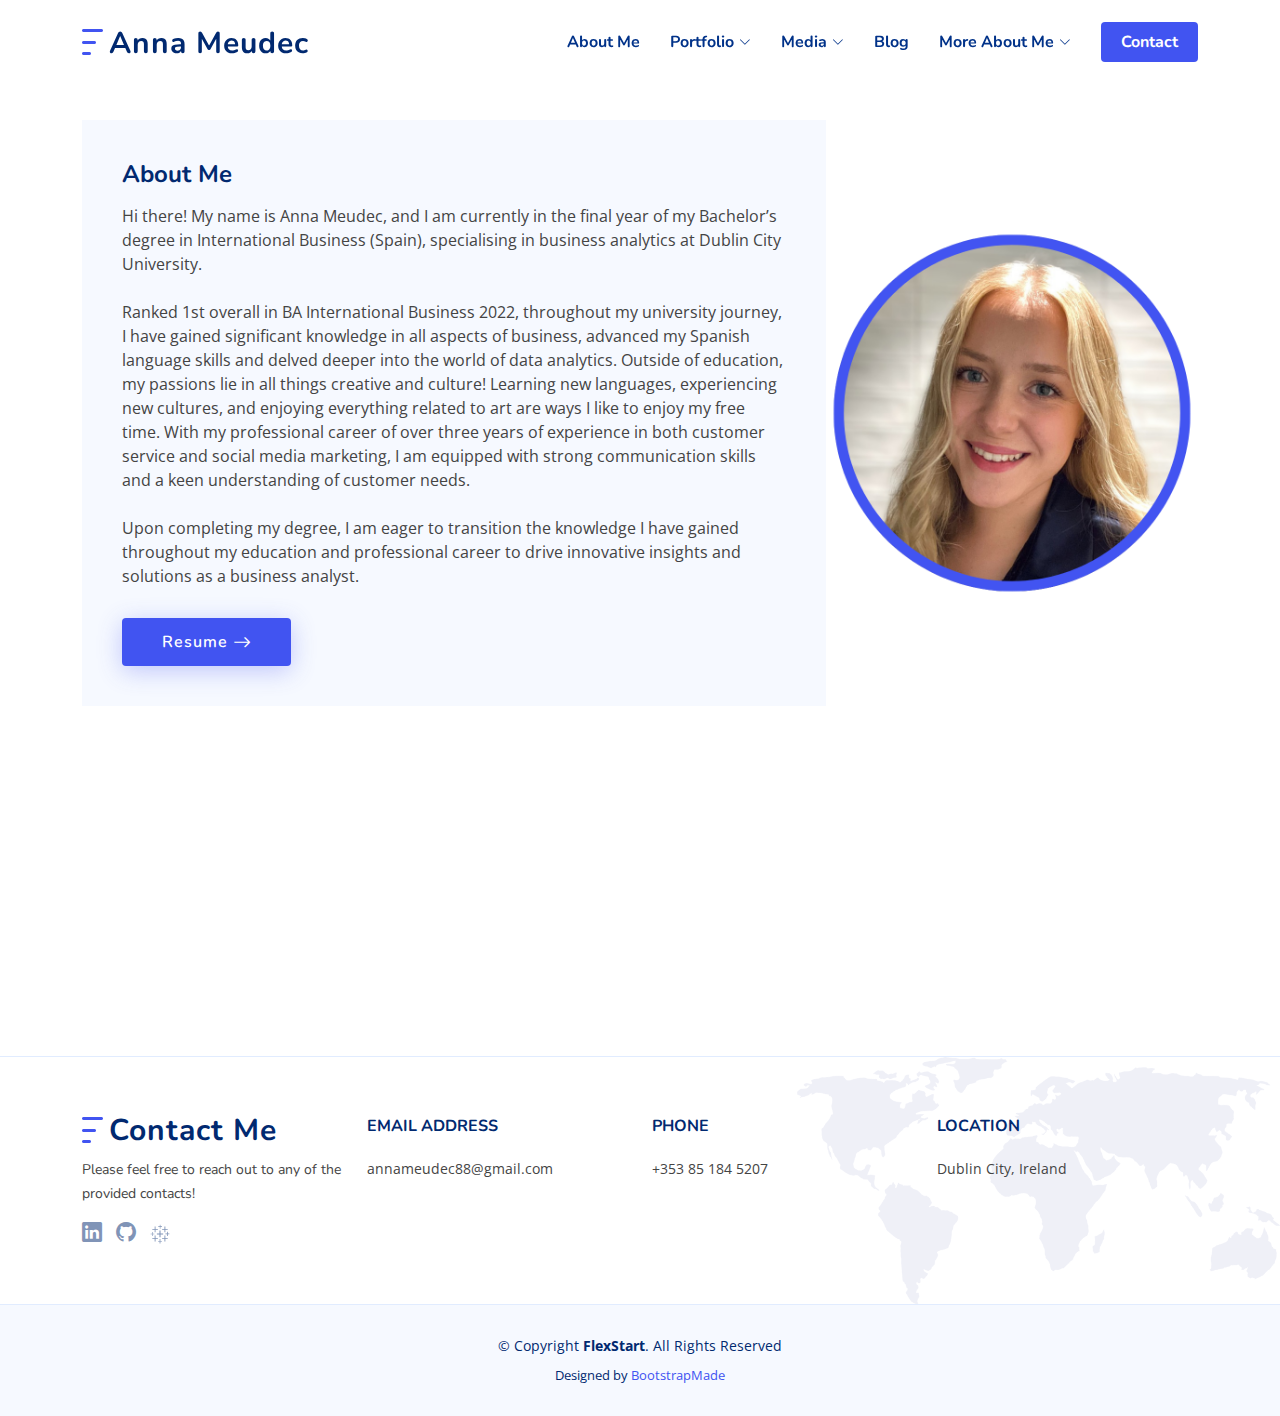
<file: index.html>
<!DOCTYPE html>
<html lang="en">

<head>
  <meta charset="utf-8">
  <meta content="width=device-width, initial-scale=1.0" name="viewport">

  <title>Anna Meudec Portfolio - Home</title>
  <meta content="" name="description">
  <meta content="" name="keywords">

  <!-- Favicons -->
  <link href="images/favicon/Favicon (32 x 32 px).png" rel="icon">
  <link href="images/favicon/Favicon (180 x 180 px).png" rel="apple-touch-icon">

  <!-- Google Fonts -->
  <link href="https://fonts.googleapis.com/css?family=Open+Sans:300,300i,400,400i,600,600i,700,700i|Nunito:300,300i,400,400i,600,600i,700,700i|Poppins:300,300i,400,400i,500,500i,600,600i,700,700i" rel="stylesheet">

  <!-- Vendor CSS Files -->
  <link href="assets/vendor/aos/aos.css" rel="stylesheet">
  <link href="assets/vendor/bootstrap/css/bootstrap.min.css" rel="stylesheet">
  <link href="assets/vendor/bootstrap-icons/bootstrap-icons.css" rel="stylesheet">
  <link href="assets/vendor/glightbox/css/glightbox.min.css" rel="stylesheet">
  <link href="assets/vendor/remixicon/remixicon.css" rel="stylesheet">
  <link href="assets/vendor/swiper/swiper-bundle.min.css" rel="stylesheet">

  <!-- Template Main CSS File -->
  <link href="assets/css/style.css" rel="stylesheet">

  <!-- =======================================================
  * Template Name: FlexStart
  * Template URL: https://bootstrapmade.com/flexstart-bootstrap-startup-template/
  * Updated: Mar 17 2024 with Bootstrap v5.3.3
  * Author: BootstrapMade.com
  * License: https://bootstrapmade.com/license/
  ======================================================== -->
</head>

<body>

  <!-- ======= Header ======= -->
  <header id="header" class="header fixed-top">
    <div class="container-fluid container-xl d-flex align-items-center justify-content-between">

      <a href="index.html" class="logo d-flex align-items-center">
        <img src="assets/img/logo.png" alt="">
        <span>Anna Meudec</span>
      </a>

      <nav id="navbar" class="navbar">
        <ul>
          <li><a class="nav-link" href="#about">About Me</a></li>
          <li class="dropdown"><a href="#"><span>Portfolio</span> <i class="bi bi-chevron-down"></i></a>
            <ul>
              <li><a href="portfolio/airbnb-listings.html">Airbnb Listings Analysis</a></li>
              <li><a href="portfolio/airbnb-ml.html">Unsupervised ML for Airbnb</a></li>
              <li><a href="portfolio/netflix.html">Netflix TV Shows & Movies Analysis</a></li>
              <li><a href="portfolio/our-personal-data.html">Our Personal Data</a></li>
              <li><a href="portfolio/role-business-analytics.html">The Role of Business Analytics</a></li>
              <li><a href="portfolio/stats-regression.html">Statistical Tests & Linear Regression</a></li>
              <li><a href="portfolio/descriptive-stats.html">Descriptive Statistics</a></li>
            </ul>
          </li>
          <li class="dropdown"><a href="#"><span>Media</span> <i class="bi bi-chevron-down"></i></a>
            <ul>
              <li><a href="media/videos.html">Videos</a></li>
              <li><a href="media/links.html">Links</a></li>
              <li><a href="media/audio.html">Audio</a></li>
            </ul>
          </li>
          <li><a class="nav-link scrollto" href="blog.html">Blog</a></li>
          <li class="dropdown"><a href="#"><span>More About Me</span> <i class="bi bi-chevron-down"></i></a>
            <ul>
              <li><a href="hobbies.html">Hobbies</a></li>
              <li><a href="certifications.html">Certifications</a></li>
            </ul>
          </li>
          <li><a class="getstarted scrollto" href="#contact">Contact</a></li>
        </ul>
        <i class="bi bi-list mobile-nav-toggle"></i>
      </nav><!-- .navbar -->

    </div>
  </header><!-- End Header -->

  <main id="main">

    <!-- ======= About Section ======= -->
    <section id="about" class="about" style="margin-top: 60px;">

      <div class="container" data-aos="fade-up">
        <div class="row gx-0">

          <div class="col-lg-8 d-flex flex-column justify-content-center" data-aos="fade-up" data-aos-delay="200">
            <div class="content">
              <h2>About Me</h2>
              <p>
                Hi there! My name is Anna Meudec, and I am currently in the final year of my Bachelor’s degree in International Business (Spain), specialising in business analytics at Dublin City University.<br><br>
                Ranked 1st overall in BA International Business 2022, throughout my university journey, I have gained significant knowledge in all aspects of business, advanced my Spanish language skills and delved deeper 
                into the world of data analytics. Outside of education, my passions lie in all things creative and culture! Learning new languages, experiencing new cultures, and enjoying everything related to art are 
                ways I like to enjoy my free time. With my professional career of over three years of experience in both customer service and social media marketing, I am equipped with strong communication skills and a 
                keen understanding of customer needs.<br><br>Upon completing my degree, I am eager to transition the knowledge I have gained throughout my education and professional career to drive innovative insights and 
                solutions as a business analyst.
              </p>
              <div class="text-center text-lg-start">
                <a target="_blank" href="cv/Anna Meudec Resume.pdf" class="btn-read-more d-inline-flex align-items-center justify-content-center align-self-center">
                  <span>Resume</span>
                  <i class="bi bi-arrow-right"></i>
                </a>
              </div>
            </div>
          </div>

          <!-- <div class="col-lg-2">
          </div> -->

          <div class="col-lg-4 d-flex align-items-center" data-aos="zoom-out" data-aos-delay="200">
            <img src="images/about-me-border.png" class="img-fluid" alt="" style="max-width: 100%; height: auto;">
          </div>

        </div>
      </div>

    </section><!-- End About Section -->

    <!-- ======= Clients Section ======= -->
    <section id="clients" class="clients">

      <div class="container" data-aos="fade-up">

        <header class="section-header">
          <h2>Technical Skills</h2>
        </header>

        <div class="clients-slider swiper">
          <div class="swiper-wrapper align-items-center">
            <div class="swiper-slide"><img src="images/skills/1.png" class="img-fluid" alt=""></div>
            <div class="swiper-slide"><img src="images/skills/2.png" class="img-fluid" alt=""></div>
            <div class="swiper-slide"><img src="images/skills/3.png" class="img-fluid" alt=""></div>
            <div class="swiper-slide"><img src="images/skills/4.png" class="img-fluid" alt=""></div>
            <div class="swiper-slide"><img src="images/skills/5.png" class="img-fluid" alt=""></div>
            <div class="swiper-slide"><img src="images/skills/6.png" class="img-fluid" alt=""></div>
            <div class="swiper-slide"><img src="images/skills/7.png" class="img-fluid" alt=""></div>
            <div class="swiper-slide"><img src="images/skills/git.png" class="img-fluid" alt=""></div>
          </div>
          <div class="swiper-pagination"></div>
        </div>
      </div>

    </section><!-- End Clients Section -->

  </main><!-- End #main -->

  <!-- ======= Footer ======= -->
  <footer id="footer" class="footer">

    <div section id="contact" class="footer-top">
      <div class="container">
        <div class="row gy-4">
          <div class="col-lg-3 col-md-6 col-sm-12 footer-info">
            <a href="index.html" class="logo d-flex align-items-center">
              <img src="assets/img/logo.png" alt="">
              <span>Contact Me</span>
            </a>
            <p>Please feel free to reach out to any of the provided contacts!</p>
            <div class="social-links mt-3">
              <a target=”_blank” href="https://www.linkedin.com/in/anna-meudec-8b8215268/" class="linkedin"><i class="bi bi-linkedin"></i></a>
              <a target=”_blank” href="https://github.com/annameudec" class="github"><i class="bi bi-github"></i></a>
              <a target=”_blank” href="https://public.tableau.com/app/profile/anna.meudec/vizzes" class="cib-tableau">
                <svg xmlns="http://www.w3.org/2000/svg" width="1em" height="1em" viewBox="0 0 512 512"><path fill="currentColor" d="M242.69 340.3h26.62v-72.6h67v-25.82h-67v-72.6h-26.62v72.6h-66.15v25.82h66.15ZM119.26 445.18h22.59v-64.54h59.7v-20.17h-59.7v-65.34h-22.59v65.34h-59.7v20.17h59.7ZM370.15 212h22.59v-64.5h60.5v-19.37h-60.5V62.79h-22.59v65.34h-59.7v19.37h59.7ZM246.72 496h19.36v-46h41.15v-16.92h-41.15v-46h-19.36v46h-40.33V450h40.33ZM120.07 212h21v-65.31h60.51v-18.56H141V62.79h-21v65.34H59.56v18.56h60.51Zm315.65 96.84h19.36v-45.18H496v-17.74h-40.92v-45.18h-19.36v45.18h-40.33v17.74h40.33Z"/><path fill="currentColor" fill-rule="evenodd" d="M370.15 445.18h22.59v-64.54h60.5v-20.17h-60.5v-65.34h-22.59v65.34h-59.7v20.17h59.7Z"/><path fill="currentColor" d="M307 74.08V60.37h-40.34V16h-14.52v44.37h-40.33v13.71h40.33v44.37h14.52V74.08ZM56.11 305.61h14.52v-44.37H111v-13.71H70.63V204H56.11v43.56H16v14.52l40.11-.08Z"/></svg>
              </a>
            </div>
          </div>

          <div class="col-lg-3 col-md-6 col-sm-12 footer-contact text-center text-md-start">
            <h4>Email Address</h4>
            <p>annameudec88@gmail.com</p>
          </div>

          <div class="col-lg-3 col-md-6 col-sm-12 footer-contact text-center text-md-start">
            <h4>Phone</h4>
            <p>+353 85 184 5207</p>
          </div>

          <div class="col-lg-3 col-md-6 col-sm-12 footer-contact text-center text-md-start">
            <h4>Location</h4>
            <p>Dublin City, Ireland</p>
          </div>

        </div>
      </div>
    </div>

    <div class="container">
      <div class="copyright">
        &copy; Copyright <strong><span>FlexStart</span></strong>. All Rights Reserved
      </div>
      <div class="credits">
        <!-- All the links in the footer should remain intact. -->
        <!-- You can delete the links only if you purchased the pro version. -->
        <!-- Licensing information: https://bootstrapmade.com/license/ -->
        <!-- Purchase the pro version with working PHP/AJAX contact form: https://bootstrapmade.com/flexstart-bootstrap-startup-template/ -->
        Designed by <a href="https://bootstrapmade.com/">BootstrapMade</a>
      </div>
    </div>
  </footer><!-- End Footer -->

  <a href="#" class="back-to-top d-flex align-items-center justify-content-center"><i class="bi bi-arrow-up-short"></i></a>

  <!-- Vendor JS Files -->
  <script src="assets/vendor/purecounter/purecounter_vanilla.js"></script>
  <script src="assets/vendor/aos/aos.js"></script>
  <script src="assets/vendor/bootstrap/js/bootstrap.bundle.min.js"></script>
  <script src="assets/vendor/glightbox/js/glightbox.min.js"></script>
  <script src="assets/vendor/isotope-layout/isotope.pkgd.min.js"></script>
  <script src="assets/vendor/swiper/swiper-bundle.min.js"></script>
  <script src="assets/vendor/php-email-form/validate.js"></script>

  <!-- Template Main JS File -->
  <script src="assets/js/main.js"></script>

</body>

</html>
</file>
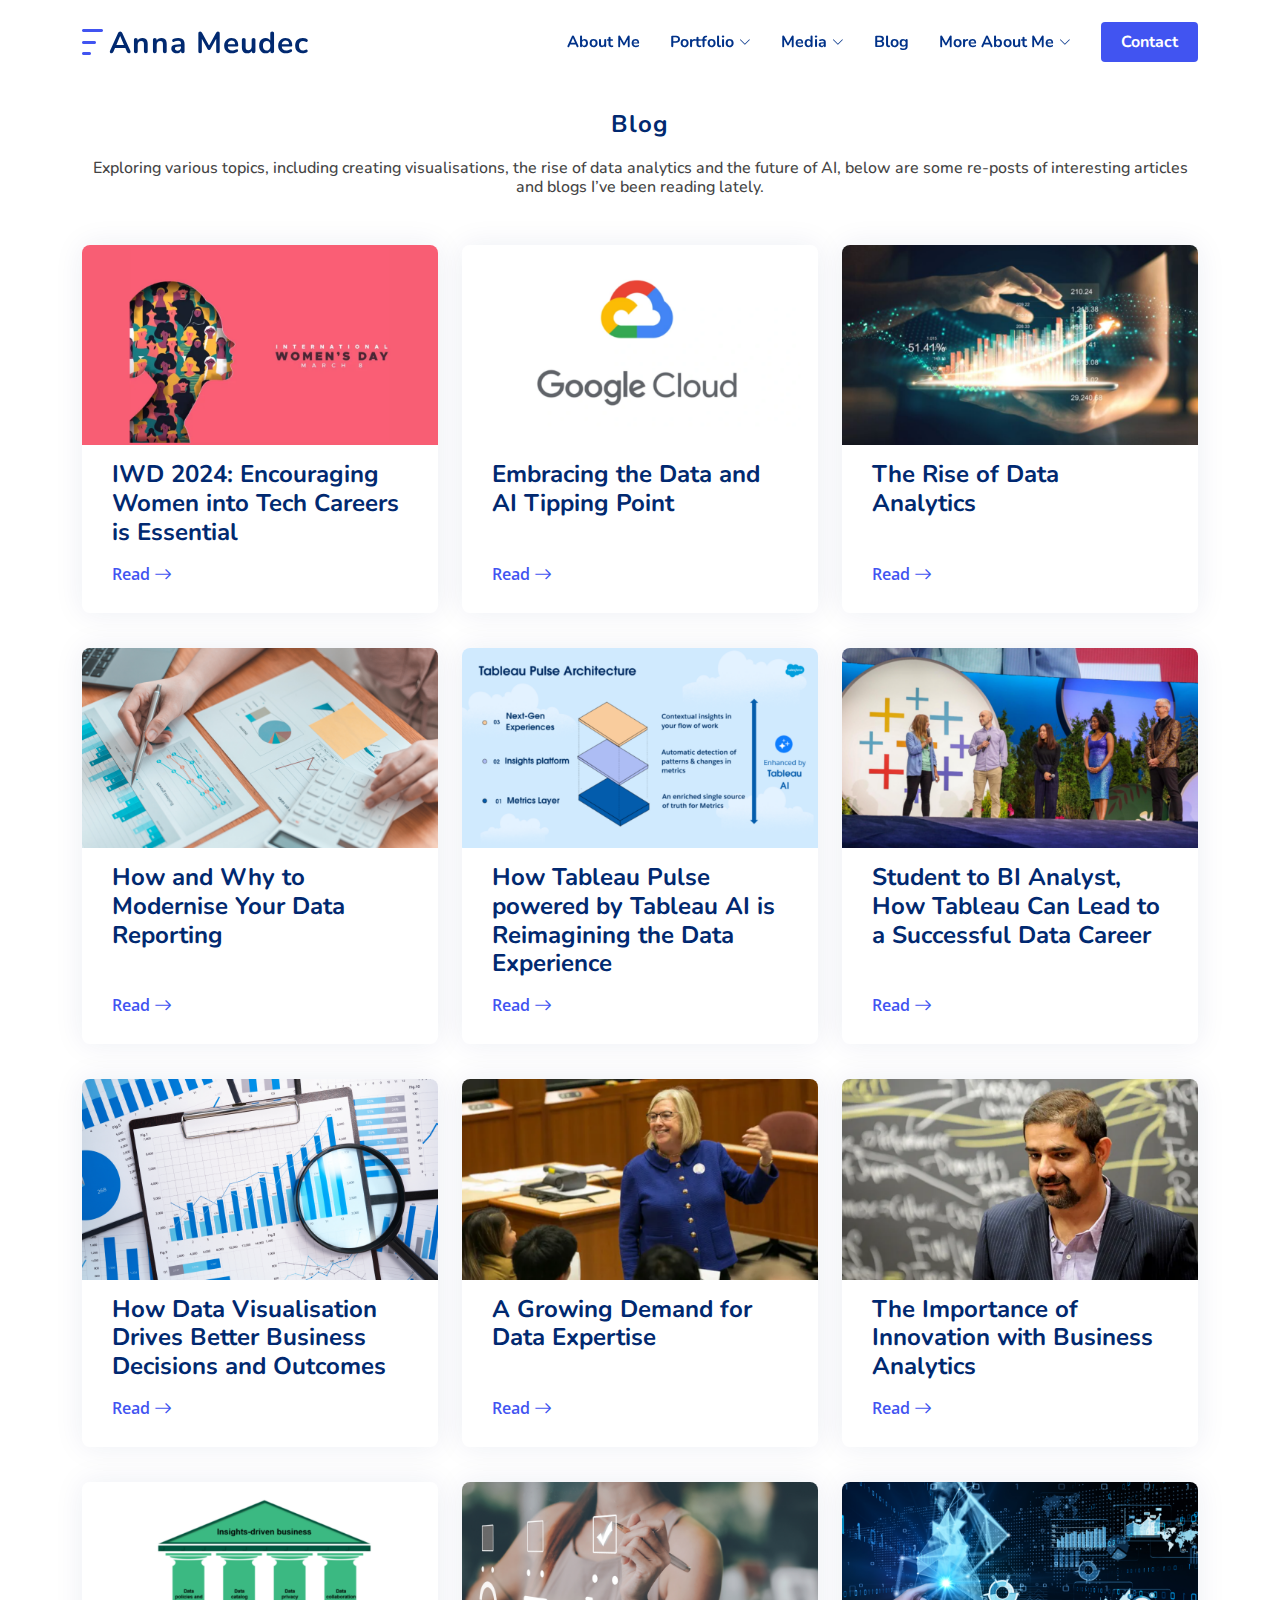
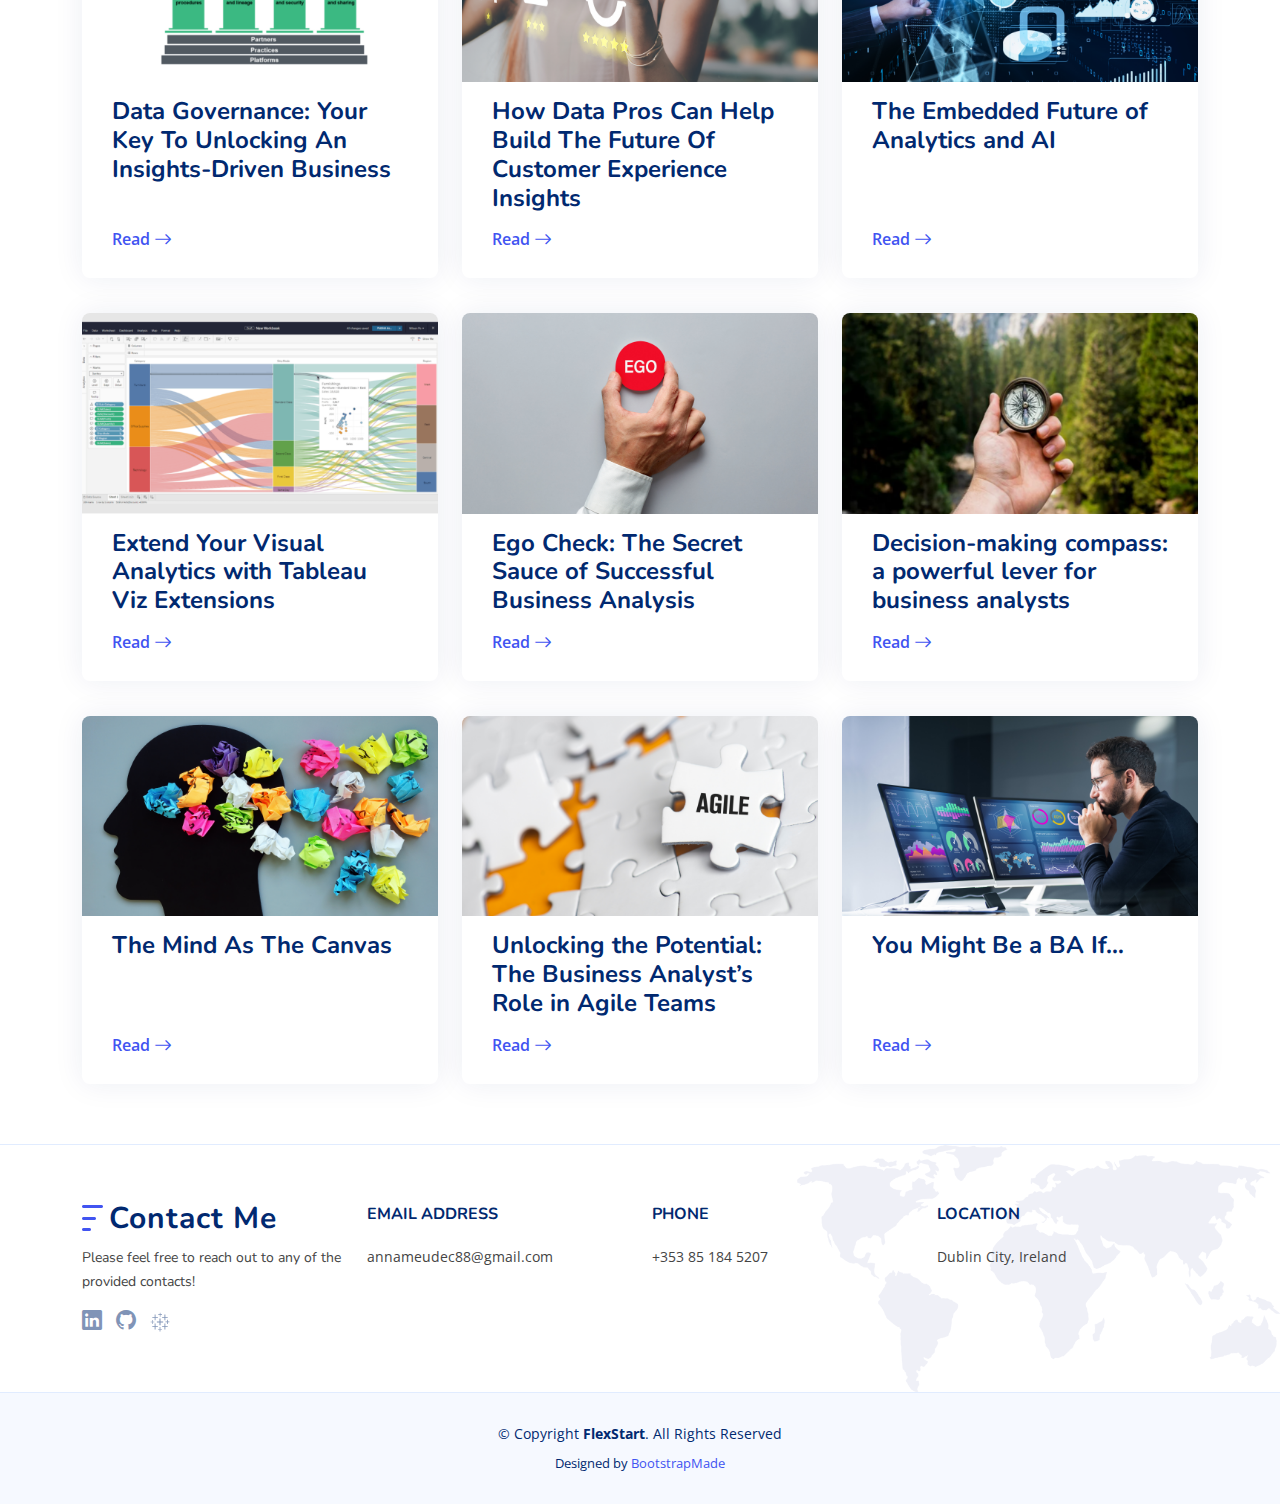
<file: blog.html>
<!DOCTYPE html>
<html lang="en">

<head>
  <meta charset="utf-8">
  <meta content="width=device-width, initial-scale=1.0" name="viewport">

  <title>Anna Meudec Portfolio - Blog</title>
  <meta content="" name="description">
  <meta content="" name="keywords">

  <!-- Favicons -->
  <link href="images/favicon/Favicon (32 x 32 px).png" rel="icon">
  <link href="images/favicon/Favicon (180 x 180 px).png" rel="apple-touch-icon">

  <!-- Google Fonts -->
  <link href="https://fonts.googleapis.com/css?family=Open+Sans:300,300i,400,400i,600,600i,700,700i|Nunito:300,300i,400,400i,600,600i,700,700i|Poppins:300,300i,400,400i,500,500i,600,600i,700,700i" rel="stylesheet">

  <!-- Vendor CSS Files -->
  <link href="assets/vendor/aos/aos.css" rel="stylesheet">
  <link href="assets/vendor/bootstrap/css/bootstrap.min.css" rel="stylesheet">
  <link href="assets/vendor/bootstrap-icons/bootstrap-icons.css" rel="stylesheet">
  <link href="assets/vendor/glightbox/css/glightbox.min.css" rel="stylesheet">
  <link href="assets/vendor/remixicon/remixicon.css" rel="stylesheet">
  <link href="assets/vendor/swiper/swiper-bundle.min.css" rel="stylesheet">

  <!-- Template Main CSS File -->
  <link href="assets/css/style.css" rel="stylesheet">

  <!-- =======================================================
  * Template Name: FlexStart
  * Template URL: https://bootstrapmade.com/flexstart-bootstrap-startup-template/
  * Updated: Mar 17 2024 with Bootstrap v5.3.3
  * Author: BootstrapMade.com
  * License: https://bootstrapmade.com/license/
  ======================================================== -->
</head>

<body>

  <!-- ======= Header ======= -->
  <header id="header" class="header fixed-top">
    <div class="container-fluid container-xl d-flex align-items-center justify-content-between">

      <a href="index.html" class="logo d-flex align-items-center">
        <img src="assets/img/logo.png" alt="">
        <span>Anna Meudec</span>
      </a>

      <nav id="navbar" class="navbar">
        <ul>
          <li><a class="nav-link scrollto" href="#about">About Me</a></li>
          <li class="dropdown"><a href="#"><span>Portfolio</span> <i class="bi bi-chevron-down"></i></a>
            <ul>
              <li><a href="portfolio/airbnb-listings.html">Airbnb Listings Analysis</a></li>
              <li><a href="portfolio/airbnb-ml.html">Unsupervised ML for Airbnb</a></li>
              <li><a href="portfolio/netflix.html">Netflix TV Shows & Movies Analysis</a></li>
              <li><a href="portfolio/our-personal-data.html">Our Personal Data</a></li>
              <li><a href="portfolio/role-business-analytics.html">The Role of Business Analytics</a></li>
              <li><a href="portfolio/stats-regression.html">Statistical Tests & Linear Regression</a></li>
              <li><a href="portfolio/descriptive-stats.html">Descriptive Statistics</a></li>
            </ul>
          </li>
          <li class="dropdown"><a href="#"><span>Media</span> <i class="bi bi-chevron-down"></i></a>
            <ul>
              <li><a href="media/videos.html">Videos</a></li>
              <li><a href="media/links.html">Links</a></li>
              <li><a href="media/audio.html">Audio</a></li>
            </ul>
          </li>
          <li><a class="nav-link scrollto" href="blog.html">Blog</a></li>
          <li class="dropdown"><a href="#"><span>More About Me</span> <i class="bi bi-chevron-down"></i></a>
            <ul>
              <li><a href="hobbies.html">Hobbies</a></li>
              <li><a href="certifications.html">Certifications</a></li>
            </ul>
          </li>
          <li><a class="getstarted scrollto" href="#contact">Contact</a></li>
        </ul>
        <i class="bi bi-list mobile-nav-toggle"></i>
      </nav><!-- .navbar -->

    </div>
  </header><!-- End Header -->

  <main id="main">


    <!-- ======= Recent Blog Posts Section ======= -->
    <section id="recent-blog-posts" class="recent-blog-posts">

        <div class="container" data-aos="fade-up">

          <header class="section-header" style="margin-top: 50px;">
            <h2 style="margin-bottom: 20px;">Blog</h2>
            <h6>Exploring various topics, including creating visualisations, the rise of data analytics and the future of AI, below are some re-posts of interesting articles and blogs I’ve been reading lately.
            </h6>
        </header>
  
          <div class="row">
  
            <div class="col-lg-4">
              <div class="post-box">
                <div class="post-img"><img src="images/blog/IWD 2024_ Encouraging Women into Tech Careers is Essential.png" class="img-fluid" alt=""></div>
                <h3 class="post-title">IWD 2024: Encouraging Women into Tech Careers is Essential</h3>
                <a target="_blank" href="https://aimagazine.com/data-and-analytics/iwd-2024-encouraging-women-into-tech-careers-is-essential" class="readmore stretched-link mt-auto"><span>Read</span><i class="bi bi-arrow-right"></i></a>
              </div>
            </div>

            <div class="col-lg-4">
              <div class="post-box">
                <div class="post-img"><img src="images/blog/Embracing the Data and AI Tipping Point.png" class="img-fluid" alt=""></div>
                <h3 class="post-title">Embracing the Data and AI Tipping Point</h3>
                <a target="_blank" href="https://aibusiness.com/google/unlocking-the-data-advantage-with-ai" class="readmore stretched-link mt-auto"><span>Read</span><i class="bi bi-arrow-right"></i></a>
              </div>
            </div>

            <div class="col-lg-4">
              <div class="post-box">
                <div class="post-img"><img src="images/blog/The Rise of Data Analytics.png" class="img-fluid" alt=""></div>
                <h3 class="post-title">The Rise of Data Analytics</h3>
                <a target="_blank" href="https://smartbuildingsmagazine.com/features/the-rise-of-data-analytics" class="readmore stretched-link mt-auto"><span>Read</span><i class="bi bi-arrow-right"></i></a>
              </div>
            </div>

          </div>

          <div class="row" style="margin-top: 35px;">
  
            <div class="col-lg-4">
              <div class="post-box">
                <div class="post-img"><img src="images/blog/How and Why to Modernise Your Data Reporting.png" class="img-fluid" alt=""></div>
                <h3 class="post-title">How and Why to Modernise Your Data Reporting</h3>
                <a  target="_blank" href="https://www.selectdistinct.co.uk/2024/01/29/how-and-why-to-modernise-your-data-reporting/" class="readmore stretched-link mt-auto"><span>Read</span><i class="bi bi-arrow-right"></i></a>
              </div>
            </div>

            <div class="col-lg-4">
              <div class="post-box">
                <div class="post-img"><img src="images/blog/How Tableau Pulse powered by Tableau AI is Reimagining the Data Experience.png" class="img-fluid" alt=""></div>
                <h3 class="post-title">How Tableau Pulse powered by Tableau AI is Reimagining the Data Experience</h3>
                <a target="_blank" href="https://www.tableau.com/blog/tableau-pulse-and-tableau-ai" class="readmore stretched-link mt-auto"><span>Read</span><i class="bi bi-arrow-right"></i></a>
              </div>
            </div>
  
            <div class="col-lg-4">
              <div class="post-box">
                <div class="post-img"><img src="images/blog/Student to BI Analyst, How Tableau Can Lead to a Successful Data Career.png" class="img-fluid" alt=""></div>
                <h3 class="post-title">Student to BI Analyst, How Tableau Can Lead to a Successful Data Career</h3>
                <a  target="_blank" href="https://www.tableau.com/blog/student-bi-analyst-how-tableau-can-lead-successful-data-career" class="readmore stretched-link mt-auto"><span>Read</span><i class="bi bi-arrow-right"></i></a>
              </div>
            </div>

          </div>

          <div class="row" style="margin-top: 35px;">
  
            <div class="col-lg-4">
              <div class="post-box">
                <div class="post-img"><img src="images/blog/How Data Visualisation Drives Better Business Decisions and Outcomes.png" class="img-fluid" alt=""></div>
                <h3 class="post-title">How Data Visualisation Drives Better Business Decisions and Outcomes</h3>
                <a target="_blank" href="https://www.datanami.com/2021/10/19/how-data-visualization-drives-better-business-decisions-and-outcomes/" class="readmore stretched-link mt-auto"><span>Read</span><i class="bi bi-arrow-right"></i></a>
              </div>
            </div>
  
            <div class="col-lg-4">
              <div class="post-box">
                <div class="post-img"><img src="images/blog/A Growing Demand for Data Expertise.png" class="img-fluid" alt=""></div>
                <h3 class="post-title">A Growing Demand for Data Expertise</h3>
                <a  target="_blank" href="https://analytics.hbs.edu/blog/data-expertise-jan-hammond/" class="readmore stretched-link mt-auto"><span>Read</span><i class="bi bi-arrow-right"></i></a>
              </div>
            </div>

            <div class="col-lg-4">
              <div class="post-box">
                <div class="post-img"><img src="images/blog/The Importance of Innovation with Business Analytics.png" class="img-fluid" alt=""></div>
                <h3 class="post-title">The Importance of Innovation with Business Analytics</h3>
                <a target="_blank" href="https://analytics.hbs.edu/blog/innovation-business-analytics/" class="readmore stretched-link mt-auto"><span>Read</span><i class="bi bi-arrow-right"></i></a>
              </div>
            </div>

          </div>

          <div class="row" style="margin-top: 35px;">
  
            <div class="col-lg-4">
              <div class="post-box">
                <div class="post-img"><img src="images/blog/Data Governance_ Your Key To Unlocking An Insights-Driven Business.png" class="img-fluid" alt=""></div>
                <h3 class="post-title">Data Governance: Your Key To Unlocking An Insights-Driven Business</h3>
                <a  target="_blank" href="https://www.forrester.com/blogs/data-governance-your-key-to-unlocking-an-insights-driven-business/" class="readmore stretched-link mt-auto"><span>Read</span><i class="bi bi-arrow-right"></i></a>
              </div>
            </div>

            <div class="col-lg-4">
              <div class="post-box">
                <div class="post-img"><img src="images/blog/How Data Pros Can Help Build The Future Of Customer Experience Insights.png" class="img-fluid" alt=""></div>
                <h3 class="post-title">How Data Pros Can Help Build The Future Of Customer Experience Insights</h3>
                <a target="_blank" href="https://www.forrester.com/blogs/how-data-pros-can-help-build-the-future-of-customer-experience-insights/" class="readmore stretched-link mt-auto"><span>Read</span><i class="bi bi-arrow-right"></i></a>
              </div>
            </div>

  
            <div class="col-lg-4">
              <div class="post-box">
                <div class="post-img"><img src="images/blog/The Embedded Future of Analytics and AI.png" class="img-fluid" alt=""></div>
                <h3 class="post-title">The Embedded Future of Analytics and AI</h3>
                <a  target="_blank" href="https://www.datanami.com/2022/12/06/the-embedded-future-of-analytics-and-ai/" class="readmore stretched-link mt-auto"><span>Read</span><i class="bi bi-arrow-right"></i></a>
              </div>
            </div>

          </div>
  

          <div class="row" style="margin-top: 35px;">
  
            <div class="col-lg-4">
              <div class="post-box">
                <div class="post-img"><img src="images/blog/Extend Your Visual Analytics with Tableau Viz Extensions.png" class="img-fluid" alt=""></div>
                <h3 class="post-title">Extend Your Visual Analytics with Tableau Viz Extensions</h3>
                <a target="_blank" href="https://www.tableau.com/blog/visual-analytics-tableau-viz-extensions" class="readmore stretched-link mt-auto"><span>Read</span><i class="bi bi-arrow-right"></i></a>
              </div>
            </div>
 
            <div class="col-lg-4">
              <div class="post-box">
                <div class="post-img"><img src="images/blog/Ego Check_ The Secret Sauce of Successful Business Analysis.png" class="img-fluid" alt=""></div>
                <h3 class="post-title">Ego Check: The Secret Sauce of Successful Business Analysis</h3>
                <a  target="_blank" href="https://www.batimes.com/articles/ego-check-the-secret-sauce-of-successful-business-analysis/" class="readmore stretched-link mt-auto"><span>Read</span><i class="bi bi-arrow-right"></i></a>
              </div>
            </div>

            <div class="col-lg-4">
              <div class="post-box">
                <div class="post-img"><img src="images/blog/Decision-making compass_ a powerful lever for business analysts.png" class="img-fluid" alt=""></div>
                <h3 class="post-title">Decision-making compass: a powerful lever for business analysts</h3>
                <a target="_blank" href="https://www.modernanalyst.com/Resources/Articles/tabid/115/ID/6468/Decision-making-compass-a-powerful-lever-for-business-analysts.aspx" class="readmore stretched-link mt-auto"><span>Read</span><i class="bi bi-arrow-right"></i></a>
              </div>
            </div>

          </div>

          <div class="row" style="margin-top: 35px;">
  
            <div class="col-lg-4">
              <div class="post-box">
                <div class="post-img"><img src="images/blog/The Mind As The Canvas.png" class="img-fluid" alt=""></div>
                <h3 class="post-title">The Mind As The Canvas</h3>
                <a  target="_blank" href="https://www.batimes.com/articles/the-mind-as-the-canvas/" class="readmore stretched-link mt-auto"><span>Read</span><i class="bi bi-arrow-right"></i></a>
              </div>
            </div>

            <div class="col-lg-4">
              <div class="post-box">
                <div class="post-img"><img src="images/blog/Unlocking the Potential_ The Business Analyst’s Role in Agile Teams.png" class="img-fluid" alt=""></div>
                <h3 class="post-title">Unlocking the Potential: The Business Analyst’s Role in Agile Teams</h3>
                <a target="_blank" href="https://www.modernanalyst.com/Resources/Articles/tabid/115/ID/6453/Unlocking-the-Potential-The-Business-Analysts-Role-in-Agile-Teams.aspx" class="readmore stretched-link mt-auto"><span>Read</span><i class="bi bi-arrow-right"></i></a>
              </div>
            </div>

  
            <div class="col-lg-4">
              <div class="post-box">
                <div class="post-img"><img src="images/blog/You Might Be a BA If….png" class="img-fluid" alt=""></div>
                <h3 class="post-title">You Might Be a BA If…</h3>
                <a  target="_blank" href="https://www.modernanalyst.com/Resources/Articles/tabid/115/ID/6433/You-Might-Be-a-BA-If.aspx" class="readmore stretched-link mt-auto"><span>Read</span><i class="bi bi-arrow-right"></i></a>
              </div>
            </div>

          </div>

  
        </div>
  
      </section><!-- End Recent Blog Posts Section -->


  </main><!-- End #main -->

  <!-- ======= Footer ======= -->
  <footer id="footer" class="footer">

    <div section id="contact" class="footer-top">
      <div class="container">
        <div class="row gy-4">
          <div class="col-lg-3 col-md-6 col-sm-12 footer-info">
            <a href="index.html" class="logo d-flex align-items-center">
              <img src="assets/img/logo.png" alt="">
              <span>Contact Me</span>
            </a>
            <p>Please feel free to reach out to any of the provided contacts!</p>
            <div class="social-links mt-3">
              <a target=”_blank” href="https://www.linkedin.com/in/anna-meudec-8b8215268/" class="linkedin"><i class="bi bi-linkedin"></i></a>
              <a target=”_blank” href="https://github.com/annameudec" class="github"><i class="bi bi-github"></i></a>
              <a target=”_blank” href="https://public.tableau.com/app/profile/anna.meudec/vizzes" class="cib-tableau">
                <svg xmlns="http://www.w3.org/2000/svg" width="1em" height="1em" viewBox="0 0 512 512"><path fill="currentColor" d="M242.69 340.3h26.62v-72.6h67v-25.82h-67v-72.6h-26.62v72.6h-66.15v25.82h66.15ZM119.26 445.18h22.59v-64.54h59.7v-20.17h-59.7v-65.34h-22.59v65.34h-59.7v20.17h59.7ZM370.15 212h22.59v-64.5h60.5v-19.37h-60.5V62.79h-22.59v65.34h-59.7v19.37h59.7ZM246.72 496h19.36v-46h41.15v-16.92h-41.15v-46h-19.36v46h-40.33V450h40.33ZM120.07 212h21v-65.31h60.51v-18.56H141V62.79h-21v65.34H59.56v18.56h60.51Zm315.65 96.84h19.36v-45.18H496v-17.74h-40.92v-45.18h-19.36v45.18h-40.33v17.74h40.33Z"/><path fill="currentColor" fill-rule="evenodd" d="M370.15 445.18h22.59v-64.54h60.5v-20.17h-60.5v-65.34h-22.59v65.34h-59.7v20.17h59.7Z"/><path fill="currentColor" d="M307 74.08V60.37h-40.34V16h-14.52v44.37h-40.33v13.71h40.33v44.37h14.52V74.08ZM56.11 305.61h14.52v-44.37H111v-13.71H70.63V204H56.11v43.56H16v14.52l40.11-.08Z"/></svg>
              </a>
            </div>
          </div>

          <div class="col-lg-3 col-md-6 col-sm-12 footer-contact text-center text-md-start">
            <h4>Email Address</h4>
            <p>annameudec88@gmail.com</p>
          </div>

          <div class="col-lg-3 col-md-6 col-sm-12 footer-contact text-center text-md-start">
            <h4>Phone</h4>
            <p>+353 85 184 5207</p>
          </div>

          <div class="col-lg-3 col-md-6 col-sm-12 footer-contact text-center text-md-start">
            <h4>Location</h4>
            <p>Dublin City, Ireland</p>
          </div>

        </div>
      </div>
    </div>

    <div class="container">
      <div class="copyright">
        &copy; Copyright <strong><span>FlexStart</span></strong>. All Rights Reserved
      </div>
      <div class="credits">
        <!-- All the links in the footer should remain intact. -->
        <!-- You can delete the links only if you purchased the pro version. -->
        <!-- Licensing information: https://bootstrapmade.com/license/ -->
        <!-- Purchase the pro version with working PHP/AJAX contact form: https://bootstrapmade.com/flexstart-bootstrap-startup-template/ -->
        Designed by <a href="https://bootstrapmade.com/">BootstrapMade</a>
      </div>
    </div>
  </footer><!-- End Footer -->

  <a href="#" class="back-to-top d-flex align-items-center justify-content-center"><i class="bi bi-arrow-up-short"></i></a>

  <!-- Vendor JS Files -->
  <script src="assets/vendor/purecounter/purecounter_vanilla.js"></script>
  <script src="assets/vendor/aos/aos.js"></script>
  <script src="assets/vendor/bootstrap/js/bootstrap.bundle.min.js"></script>
  <script src="assets/vendor/glightbox/js/glightbox.min.js"></script>
  <script src="assets/vendor/isotope-layout/isotope.pkgd.min.js"></script>
  <script src="assets/vendor/swiper/swiper-bundle.min.js"></script>
  <script src="assets/vendor/php-email-form/validate.js"></script>

  <!-- Template Main JS File -->
  <script src="assets/js/main.js"></script>

</body>

</html>
</file>
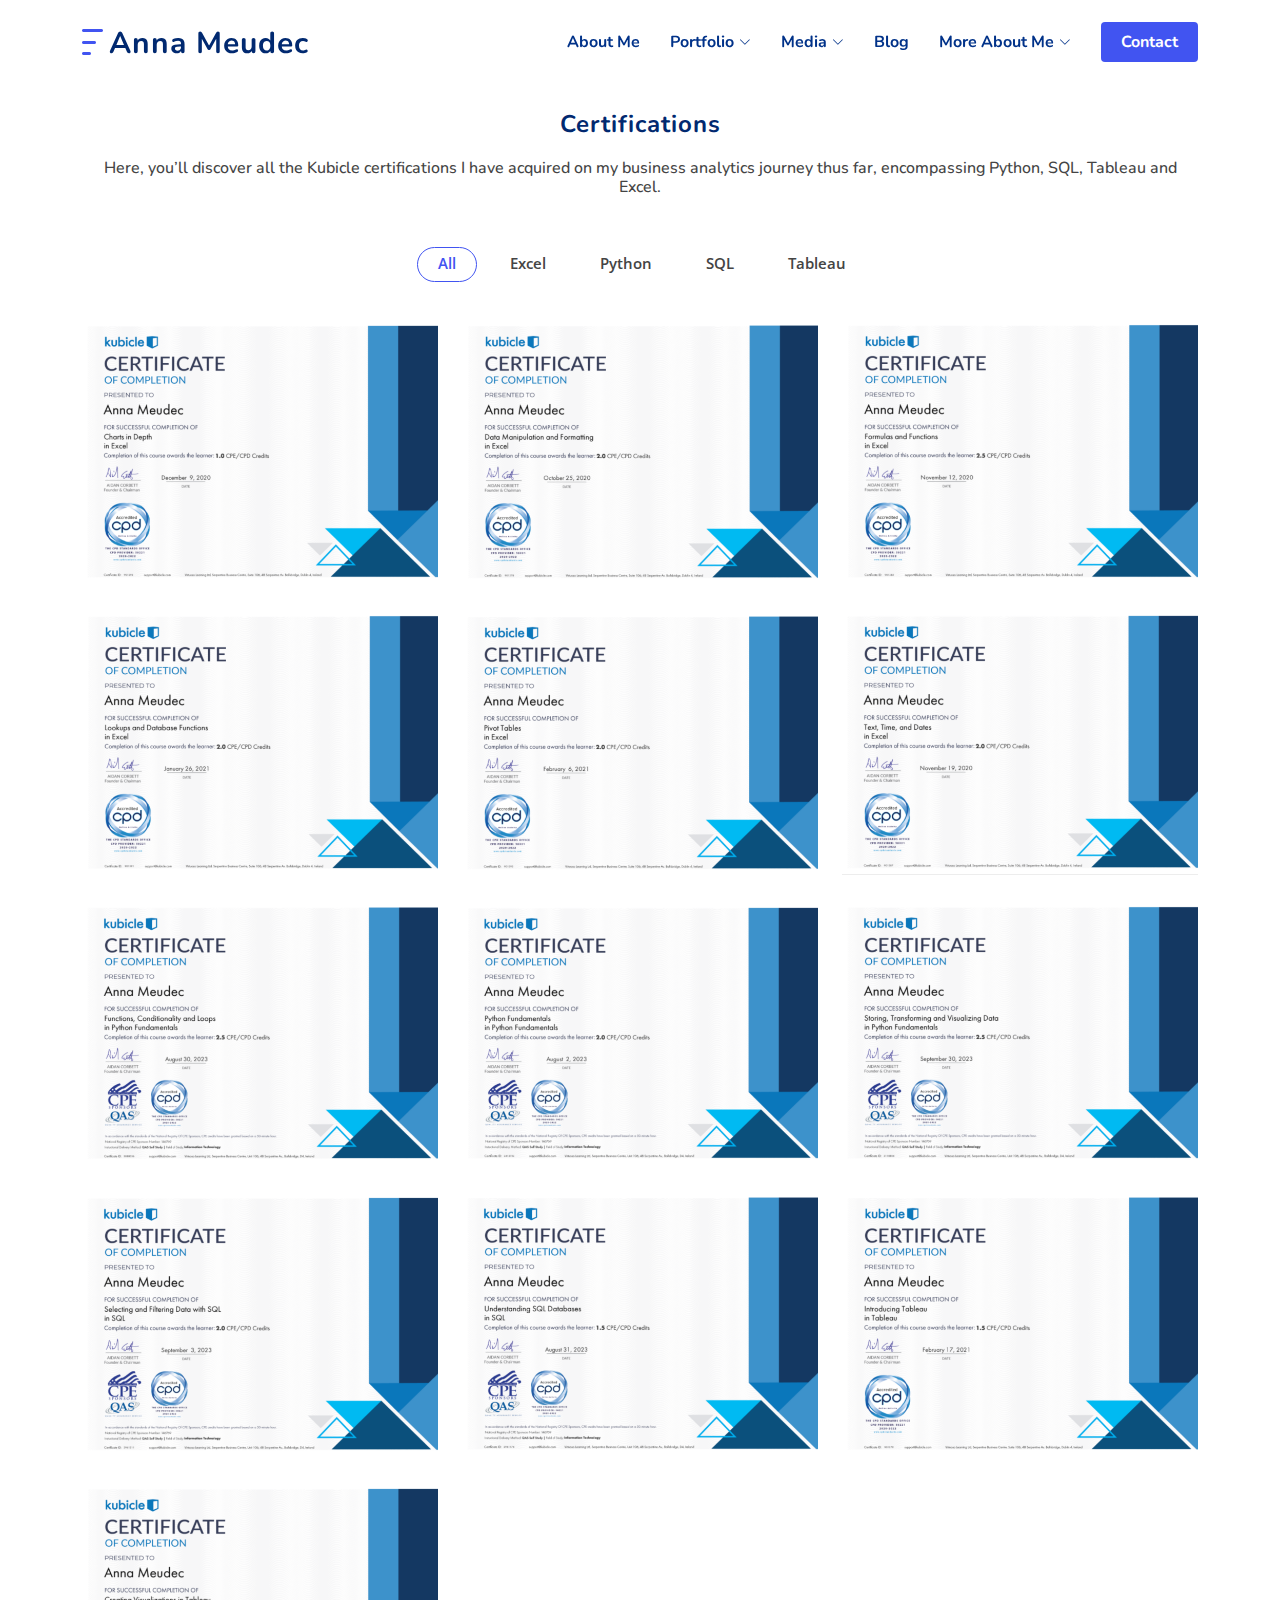
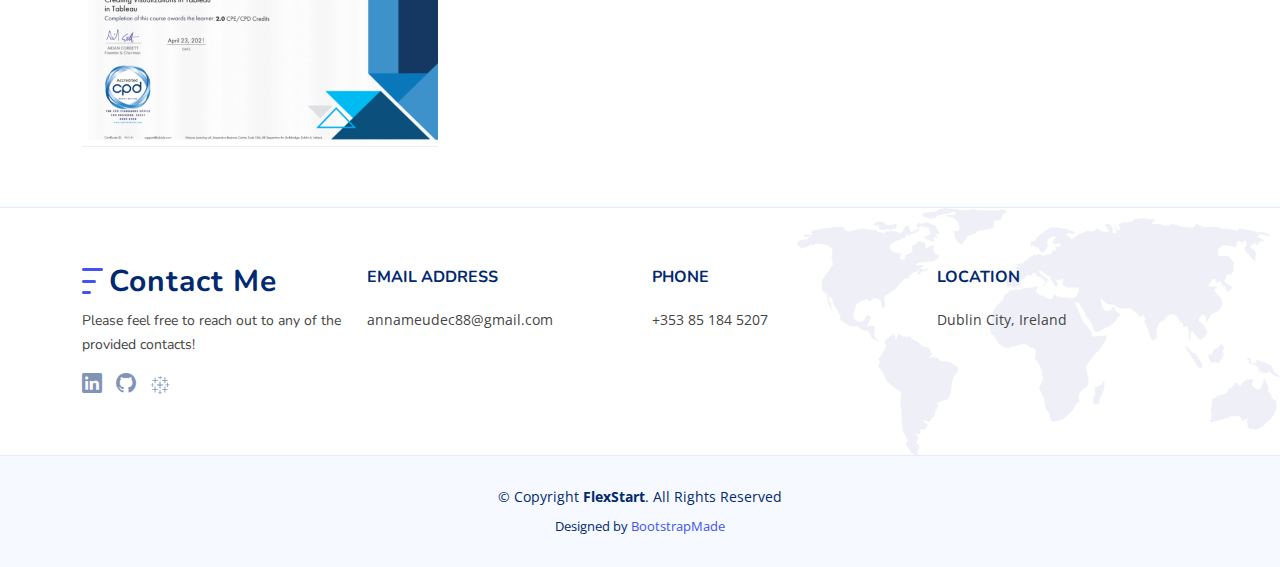
<file: certifications.html>
<!DOCTYPE html>
<html lang="en">

<head>
  <meta charset="utf-8">
  <meta content="width=device-width, initial-scale=1.0" name="viewport">

  <title>Anna Meudec Portfolio - Certifications</title>
  <meta content="" name="description">
  <meta content="" name="keywords">

  <!-- Favicons -->
  <link href="images/favicon/Favicon (32 x 32 px).png" rel="icon">
  <link href="images/favicon/Favicon (180 x 180 px).png" rel="apple-touch-icon">

  <!-- Google Fonts -->
  <link href="https://fonts.googleapis.com/css?family=Open+Sans:300,300i,400,400i,600,600i,700,700i|Nunito:300,300i,400,400i,600,600i,700,700i|Poppins:300,300i,400,400i,500,500i,600,600i,700,700i" rel="stylesheet">

  <!-- Vendor CSS Files -->
  <link href="assets/vendor/aos/aos.css" rel="stylesheet">
  <link href="assets/vendor/bootstrap/css/bootstrap.min.css" rel="stylesheet">
  <link href="assets/vendor/bootstrap-icons/bootstrap-icons.css" rel="stylesheet">
  <link href="assets/vendor/glightbox/css/glightbox.min.css" rel="stylesheet">
  <link href="assets/vendor/remixicon/remixicon.css" rel="stylesheet">
  <link href="assets/vendor/swiper/swiper-bundle.min.css" rel="stylesheet">

  <!-- Template Main CSS File -->
  <link href="assets/css/style.css" rel="stylesheet">

  <!-- =======================================================
  * Template Name: FlexStart
  * Template URL: https://bootstrapmade.com/flexstart-bootstrap-startup-template/
  * Updated: Mar 17 2024 with Bootstrap v5.3.3
  * Author: BootstrapMade.com
  * License: https://bootstrapmade.com/license/
  ======================================================== -->
</head>

<body>

  <!-- ======= Header ======= -->
  <header id="header" class="header fixed-top">
    <div class="container-fluid container-xl d-flex align-items-center justify-content-between">

      <a href="index.html" class="logo d-flex align-items-center">
        <img src="assets/img/logo.png" alt="">
        <span>Anna Meudec</span>
      </a>

      <nav id="navbar" class="navbar">
        <ul>
          <li><a class="nav-link scrollto" href="index.html">About Me</a></li>
          <li class="dropdown"><a href="#"><span>Portfolio</span> <i class="bi bi-chevron-down"></i></a>
            <ul>
              <li><a href="portfolio/airbnb-listings.html">Airbnb Listings Analysis</a></li>
              <li><a href="portfolio/airbnb-ml.html">Unsupervised ML for Airbnb</a></li>
              <li><a href="portfolio/netflix.html">Netflix TV Shows & Movies Analysis</a></li>
              <li><a href="portfolio/our-personal-data.html">Our Personal Data</a></li>
              <li><a href="portfolio/role-business-analytics.html">The Role of Business Analytics</a></li>
              <li><a href="portfolio/stats-regression.html">Statistical Tests & Linear Regression</a></li>
              <li><a href="portfolio/descriptive-stats.html">Descriptive Statistics</a></li>
            </ul>
          </li>
          <li class="dropdown"><a href="#"><span>Media</span> <i class="bi bi-chevron-down"></i></a>
            <ul>
              <li><a href="media/videos.html">Videos</a></li>
              <li><a href="media/links.html">Links</a></li>
              <li><a href="media/audio.html">Audio</a></li>
            </ul>
          </li>
          <li><a class="nav-link scrollto" href="blog.html">Blog</a></li>
          <li class="dropdown"><a href="#"><span>More About Me</span> <i class="bi bi-chevron-down"></i></a>
            <ul>
              <li><a href="hobbies.html">Hobbies</a></li>
              <li><a href="certifications.html">Certifications</a></li>
            </ul>
          </li>
          <li><a class="getstarted scrollto" href="#contact">Contact</a></li>
        </ul>
        <i class="bi bi-list mobile-nav-toggle"></i>
      </nav><!-- .navbar -->

    </div>
  </header><!-- End Header -->

  <main id="main">

<!-- ======= Portfolio Section ======= -->
<section id="certifications" class="portfolio">

    <div class="container" data-aos="fade-up">

      <header class="section-header" style="margin-top: 50px;">
        <h2 style="margin-bottom: 20px;">Certifications</h2>
        <h6>Here, you’ll discover all the Kubicle certifications I have acquired on my business analytics journey thus far, encompassing Python, SQL, Tableau and Excel.
        </h6>
    </header>

      <div class="row" data-aos="fade-up" data-aos-delay="100">
        <div class="col-lg-12 d-flex justify-content-center">
          <ul id="portfolio-flters">
            <li data-filter="*" class="filter-active">All</li>
            <li data-filter=".filter-excel">Excel</li>
            <li data-filter=".filter-python">Python</li>
            <li data-filter=".filter-sql">SQL</li>
            <li data-filter=".filter-tableau">Tableau</li>
          </ul>
        </div>
      </div>

      <div class="row gy-4 portfolio-container" data-aos="fade-up" data-aos-delay="200">

        <div class="col-lg-4 col-md-6 portfolio-item filter-excel">
          <div class="portfolio-wrap">
            <img id="myCerts" src="images/certs/Charts in Depth.png" class="img-fluid" alt="">
            <div class="portfolio-info">
              <h4>Excel</h4>
              <p>Charts in Depth Certificate</p>
              <div class="portfolio-links">
                <a target="_blank" href="images/certs/Excel - Charts in Depth Certificate.pdf" title="Download"><i class="bi bi-link"></i></a>
              </div>
            </div>
          </div>
        </div>

        <div class="col-lg-4 col-md-6 portfolio-item filter-excel">
          <div class="portfolio-wrap">
            <img id="myCerts" src="images/certs/Data Manipulation and Formatting.png" class="img-fluid" alt="">
            <div class="portfolio-info">
              <h4>Excel</h4>
              <p>Data Manipulation and Formatting Certificate</p>
              <div class="portfolio-links">
                <a target="_blank" href="images/certs/Excel - Data Manipulation and Formatting Certificate.pdf" title="Download"><i class="bi bi-link"></i></a>
              </div>
            </div>
          </div>
        </div>

        <div class="col-lg-4 col-md-6 portfolio-item filter-excel">
            <div class="portfolio-wrap">
              <img id="myCerts" src="images/certs/Formulas and Functions.png" class="img-fluid" alt="">
              <div class="portfolio-info">
                <h4>Excel</h4>
                <p>Formulas and Functions Certificate</p>
                <div class="portfolio-links">
                  <a target="_blank" href="images/certs/Excel - Formulas and Functions Certificate.pdf" title="Download"><i class="bi bi-link"></i></a>
                </div>
              </div>
            </div>
          </div>

          <div class="col-lg-4 col-md-6 portfolio-item filter-excel">
            <div class="portfolio-wrap">
              <img id="myCerts" src="images/certs/Lookups and Database Functions.png" class="img-fluid" alt="">
              <div class="portfolio-info">
                <h4>Excel</h4>
                <p>Lookups and Database Functions Certificate</p>
                <div class="portfolio-links">
                  <a target="_blank" href="images/certs/Excel - Lookups and Database Functions Certificate.pdf" title="Download"><i class="bi bi-link"></i></a>
                </div>
              </div>
            </div>
          </div>

          <div class="col-lg-4 col-md-6 portfolio-item filter-excel">
            <div class="portfolio-wrap">
              <img id="myCerts" src="images/certs/Pivot Tables.png" class="img-fluid" alt="">
              <div class="portfolio-info">
                <h4>Excel</h4>
                <p>Pivot Tables Certificate</p>
                <div class="portfolio-links">
                  <a target="_blank" href="images/certs/Excel - Pivot Tables Certificate.pdf" title="Download"><i class="bi bi-link"></i></a>
                </div>
              </div>
            </div>
          </div>

          <div class="col-lg-4 col-md-6 portfolio-item filter-excel">
            <div class="portfolio-wrap">
              <img id="myCerts" src="images/certs/Text, Time, and Dates.png" class="img-fluid" alt="">
              <div class="portfolio-info">
                <h4>Excel</h4>
                <p>Text, Time, and Dates Certificate</p>
                <div class="portfolio-links">
                  <a target="_blank" href="images/certs/Excel - Text, Time, and Dates Certificate.pdf" title="Download"><i class="bi bi-link"></i></a>
                </div>
              </div>
            </div>
          </div>

          <div class="col-lg-4 col-md-6 portfolio-item filter-python">
            <div class="portfolio-wrap">
              <img id="myCerts" src="images/certs/Functions, Conditionality and Loops.png" class="img-fluid" alt="">
              <div class="portfolio-info">
                <h4>Python</h4>
                <p>Functions, Conditionality and Loops Certificate</p>
                <div class="portfolio-links">
                  <a target="_blank" href="images/certs/Python - Functions, Conditionality and Loops Certificate.pdf#toolbar=0" title="Download"><i class="bi bi-link"></i></a>
                </div>
              </div>
            </div>
          </div>

          <div class="col-lg-4 col-md-6 portfolio-item filter-python">
            <div class="portfolio-wrap">
              <img id="myCerts" src="images/certs/Python Fundamentals.png" class="img-fluid" alt="">
              <div class="portfolio-info">
                <h4>Python</h4>
                <p>Python Fundamentals Certificate</p>
                <div class="portfolio-links">
                  <a target="_blank" href="images/certs/Python - Python Fundamentals Certificate.pdf" title="Download"><i class="bi bi-link"></i></a>
                </div>
              </div>
            </div>
          </div>

          <div class="col-lg-4 col-md-6 portfolio-item filter-python">
            <div class="portfolio-wrap">
              <img id="myCerts" src="images/certs/Storing, Transforming and Visualizing Data.png" class="img-fluid" alt="">
              <div class="portfolio-info">
                <h4>Python</h4>
                <p>Storing, Transforming and Visualizing Data Certificate</p>
                <div class="portfolio-links">
                  <a target="_blank" href="images/certs/Python - Storing, Transforming and Visualizing Data Certificate.pdf" title="Download"><i class="bi bi-link"></i></a>
                </div>
              </div>
            </div>
          </div>

          <div class="col-lg-4 col-md-6 portfolio-item filter-sql">
            <div class="portfolio-wrap">
              <img id="myCerts" src="images/certs/Selecting and Filtering Data with SQL.png" class="img-fluid" alt="">
              <div class="portfolio-info">
                <h4>SQL</h4>
                <p>Selecting and Filtering Data with SQL Certificate</p>
                <div class="portfolio-links">
                  <a target="_blank" href="images/certs/SQL - Selecting and Filtering Data with SQL Certificate.pdf" title="Download"><i class="bi bi-link"></i></a>
                </div>
              </div>
            </div>
          </div>

          <div class="col-lg-4 col-md-6 portfolio-item filter-sql">
            <div class="portfolio-wrap">
              <img id="myCerts" src="images/certs/Understanding SQL Databases.png" class="img-fluid" alt="">
              <div class="portfolio-info">
                <h4>SQL</h4>
                <p>Understanding SQL Databases Certificate</p>
                <div class="portfolio-links">
                  <a target="_blank" href="images/certs/SQL - Understanding SQL Databases Certificate.pdf" title="Download"><i class="bi bi-link"></i></a>
                </div>
              </div>
            </div>
          </div>

          <div class="col-lg-4 col-md-6 portfolio-item filter-tableau">
            <div class="portfolio-wrap">
              <img id="myCerts" src="images/certs/Introducing Tableau.png" class="img-fluid" alt="">
              <div class="portfolio-info">
                <h4>Tableau</h4>
                <p>Introducing Tableau Certificate</p>
                <div class="portfolio-links">
                  <a target="_blank" href="images/certs/Tableau - Introducing Tableau Certificate.pdf" title="Download"><i class="bi bi-link"></i></a>
                </div>
              </div>
            </div>
          </div>

          <div class="col-lg-4 col-md-6 portfolio-item filter-tableau">
            <div class="portfolio-wrap">
              <img id="myCerts" src="images/certs/Creating Visualizations in Tableau.png" class="img-fluid" alt="">
              <div class="portfolio-info">
                <h4>Tableau</h4>
                <p>Creating Visualizations in Tableau Certificate</p>
                <div class="portfolio-links">
                  <a target="_blank" href="images/certs/Tableau - Creating Visualizations in Tableau Certificate.pdf" title="Download"><i class="bi bi-link"></i></a>
                </div>
              </div>
            </div>
          </div>


      </div>

    </div>

  </section>
  <!-- End Portfolio Section -->

  </main><!-- End #main -->

  <!-- ======= Footer ======= -->
  <footer id="footer" class="footer">

    <div section id="contact" class="footer-top">
      <div class="container">
        <div class="row gy-4">
          <div class="col-lg-3 col-md-6 col-sm-12 footer-info">
            <a href="index.html" class="logo d-flex align-items-center">
              <img src="assets/img/logo.png" alt="">
              <span>Contact Me</span>
            </a>
            <p>Please feel free to reach out to any of the provided contacts!</p>
            <div class="social-links mt-3">
              <a target=”_blank” href="https://www.linkedin.com/in/anna-meudec-8b8215268/" class="linkedin"><i class="bi bi-linkedin"></i></a>
              <a target=”_blank” href="https://github.com/annameudec" class="github"><i class="bi bi-github"></i></a>
              <a target=”_blank” href="https://public.tableau.com/app/profile/anna.meudec/vizzes" class="cib-tableau">
                <svg xmlns="http://www.w3.org/2000/svg" width="1em" height="1em" viewBox="0 0 512 512"><path fill="currentColor" d="M242.69 340.3h26.62v-72.6h67v-25.82h-67v-72.6h-26.62v72.6h-66.15v25.82h66.15ZM119.26 445.18h22.59v-64.54h59.7v-20.17h-59.7v-65.34h-22.59v65.34h-59.7v20.17h59.7ZM370.15 212h22.59v-64.5h60.5v-19.37h-60.5V62.79h-22.59v65.34h-59.7v19.37h59.7ZM246.72 496h19.36v-46h41.15v-16.92h-41.15v-46h-19.36v46h-40.33V450h40.33ZM120.07 212h21v-65.31h60.51v-18.56H141V62.79h-21v65.34H59.56v18.56h60.51Zm315.65 96.84h19.36v-45.18H496v-17.74h-40.92v-45.18h-19.36v45.18h-40.33v17.74h40.33Z"/><path fill="currentColor" fill-rule="evenodd" d="M370.15 445.18h22.59v-64.54h60.5v-20.17h-60.5v-65.34h-22.59v65.34h-59.7v20.17h59.7Z"/><path fill="currentColor" d="M307 74.08V60.37h-40.34V16h-14.52v44.37h-40.33v13.71h40.33v44.37h14.52V74.08ZM56.11 305.61h14.52v-44.37H111v-13.71H70.63V204H56.11v43.56H16v14.52l40.11-.08Z"/></svg>
              </a>
            </div>
          </div>

          <div class="col-lg-3 col-md-6 col-sm-12 footer-contact text-center text-md-start">
            <h4>Email Address</h4>
            <p>annameudec88@gmail.com</p>
          </div>

          <div class="col-lg-3 col-md-6 col-sm-12 footer-contact text-center text-md-start">
            <h4>Phone</h4>
            <p>+353 85 184 5207</p>
          </div>

          <div class="col-lg-3 col-md-6 col-sm-12 footer-contact text-center text-md-start">
            <h4>Location</h4>
            <p>Dublin City, Ireland</p>
          </div>

        </div>
      </div>
    </div>

    <div class="container">
      <div class="copyright">
        &copy; Copyright <strong><span>FlexStart</span></strong>. All Rights Reserved
      </div>
      <div class="credits">
        <!-- All the links in the footer should remain intact. -->
        <!-- You can delete the links only if you purchased the pro version. -->
        <!-- Licensing information: https://bootstrapmade.com/license/ -->
        <!-- Purchase the pro version with working PHP/AJAX contact form: https://bootstrapmade.com/flexstart-bootstrap-startup-template/ -->
        Designed by <a href="https://bootstrapmade.com/">BootstrapMade</a>
      </div>
    </div>
  </footer><!-- End Footer -->

  <a href="#" class="back-to-top d-flex align-items-center justify-content-center"><i class="bi bi-arrow-up-short"></i></a>

  <!-- Vendor JS Files -->
  <script src="assets/vendor/purecounter/purecounter_vanilla.js"></script>
  <script src="assets/vendor/aos/aos.js"></script>
  <script src="assets/vendor/bootstrap/js/bootstrap.bundle.min.js"></script>
  <script src="assets/vendor/glightbox/js/glightbox.min.js"></script>
  <script src="assets/vendor/isotope-layout/isotope.pkgd.min.js"></script>
  <script src="assets/vendor/swiper/swiper-bundle.min.js"></script>
  <script src="assets/vendor/php-email-form/validate.js"></script>

  <!-- Template Main JS File -->
  <script src="assets/js/main.js"></script>

</body>

</html>
</file>
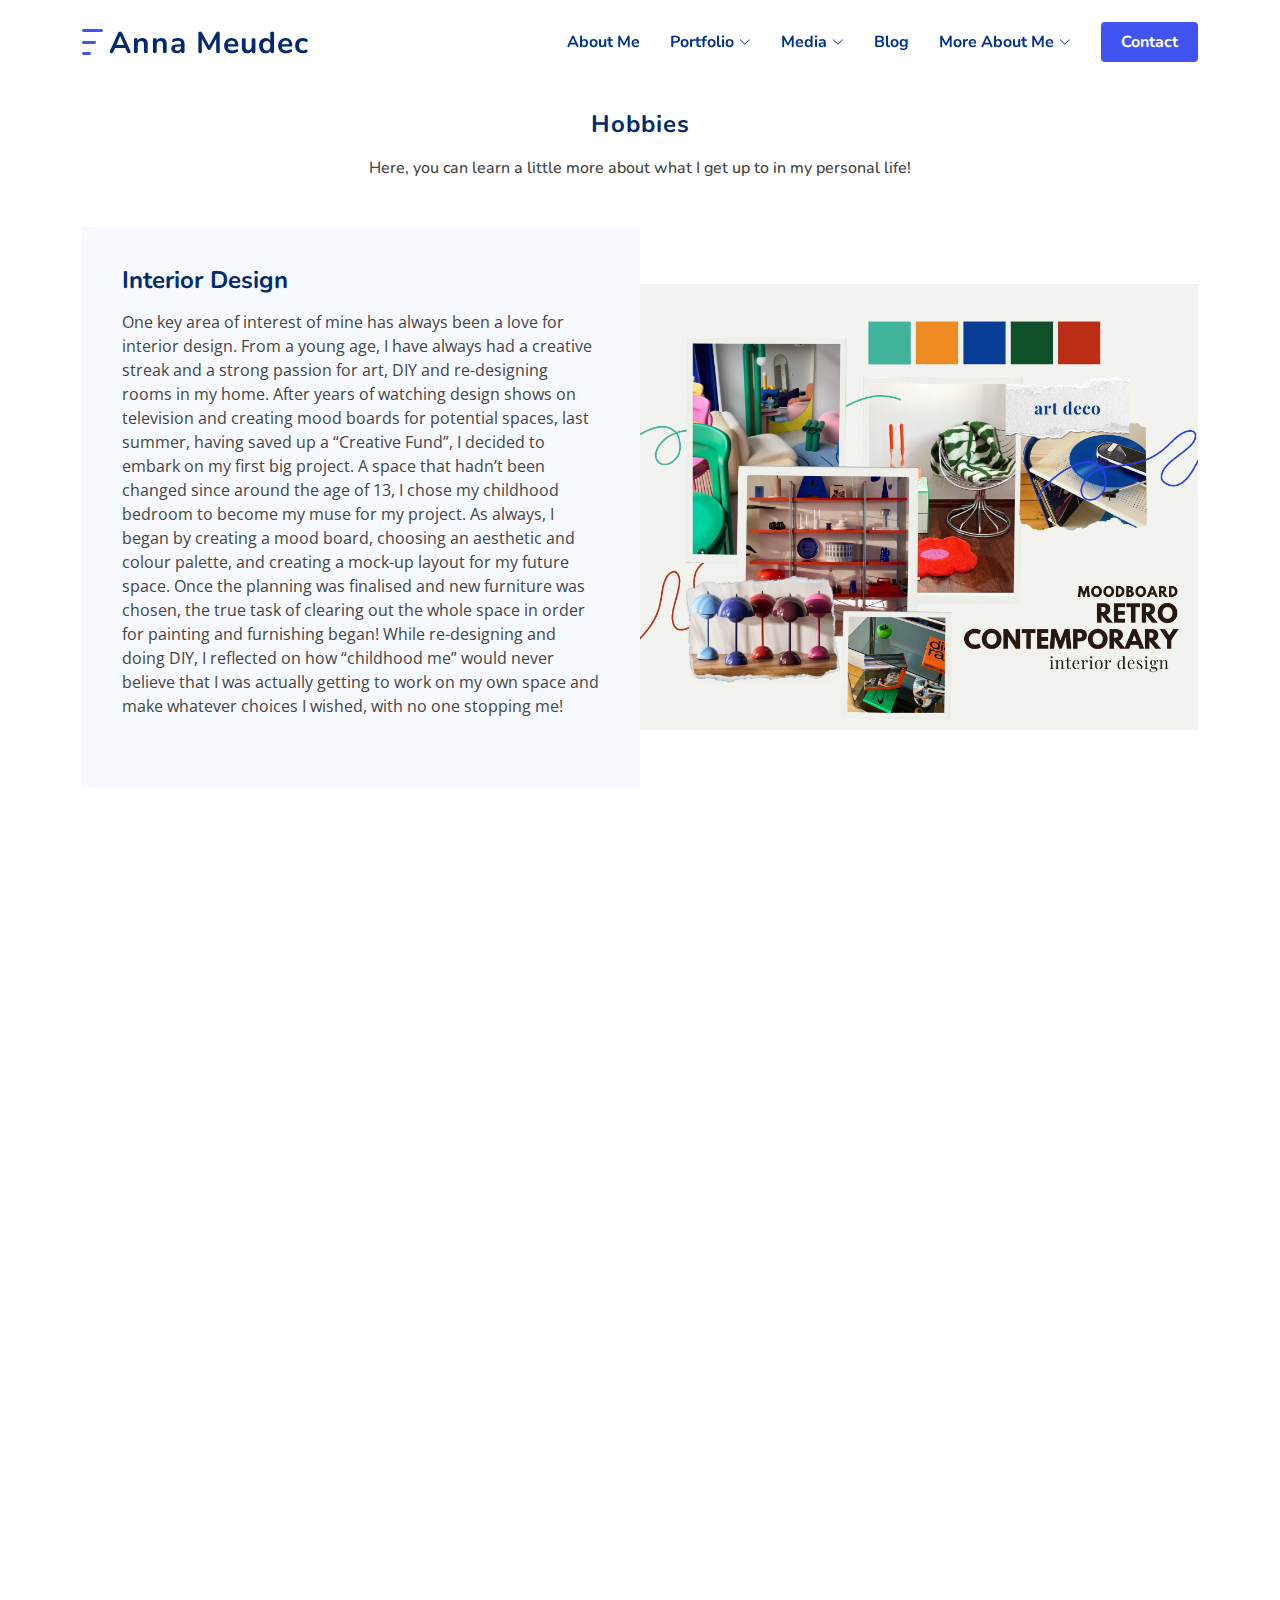
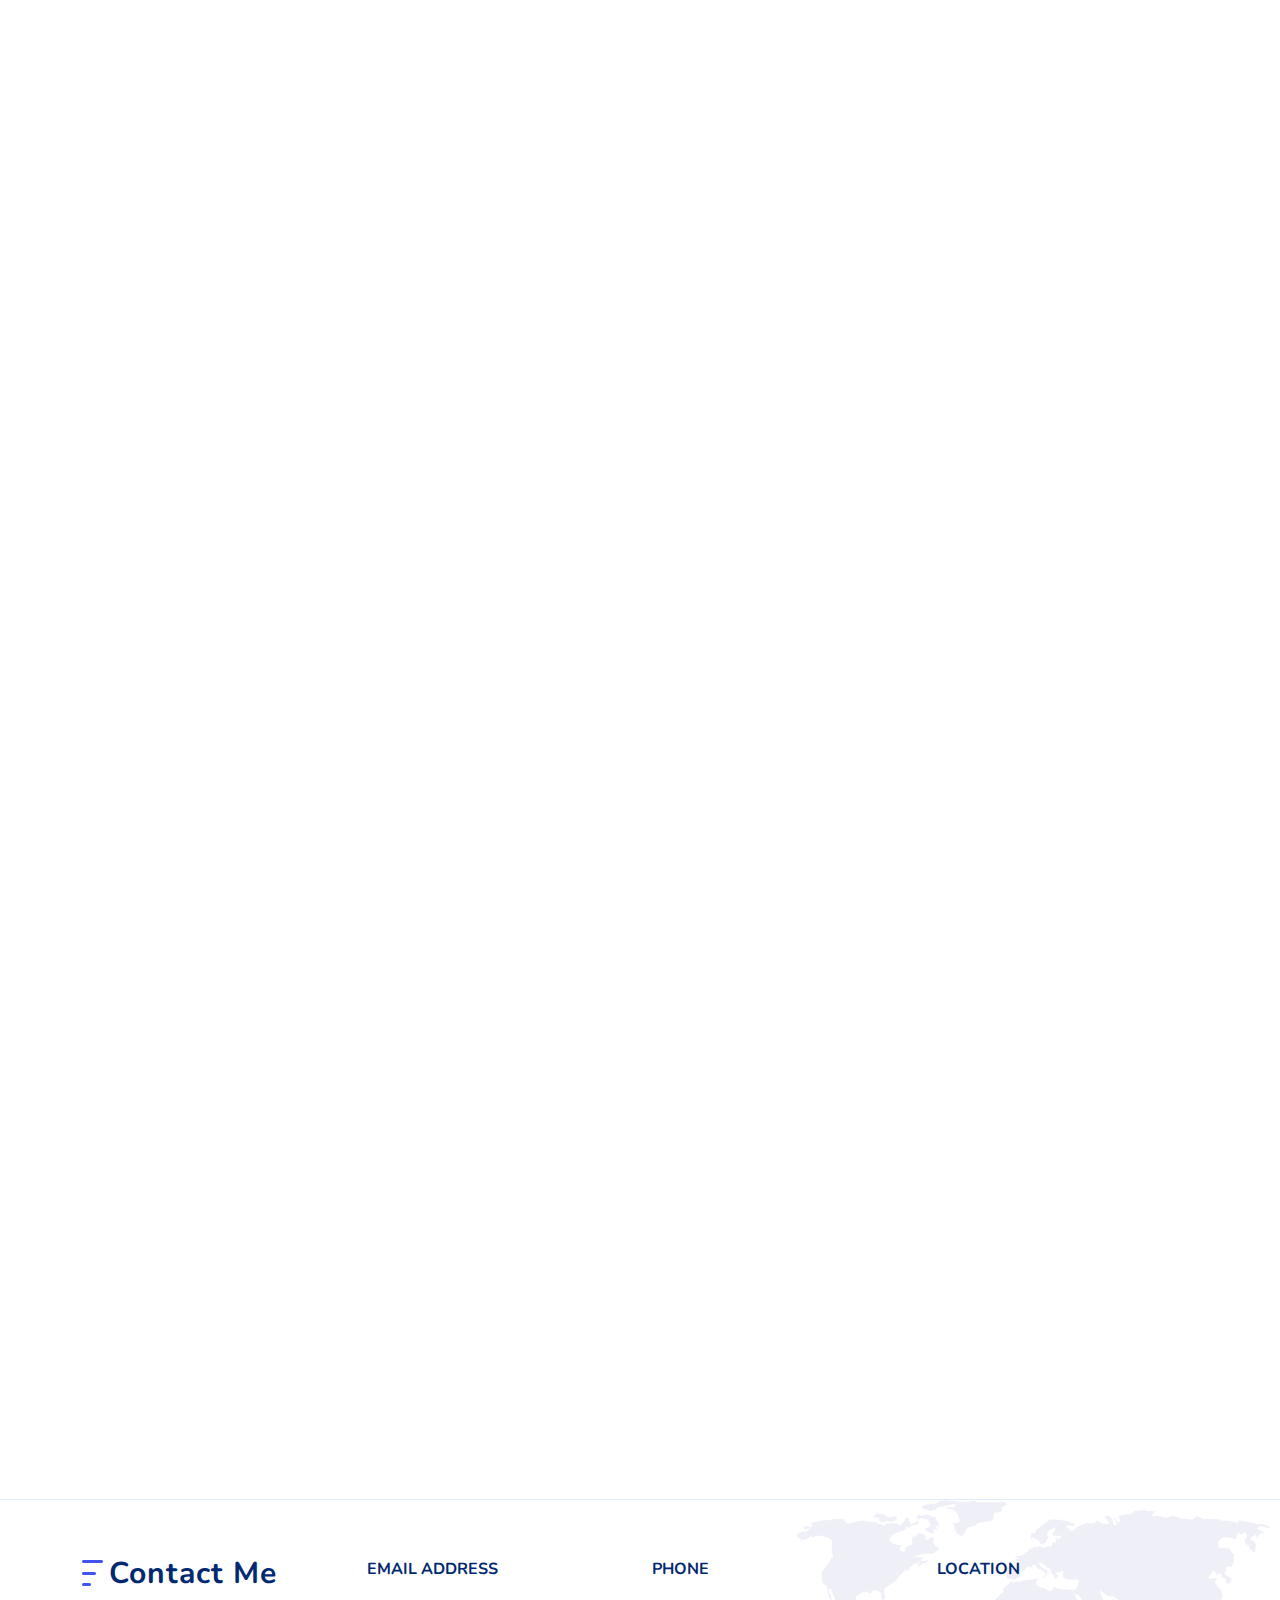
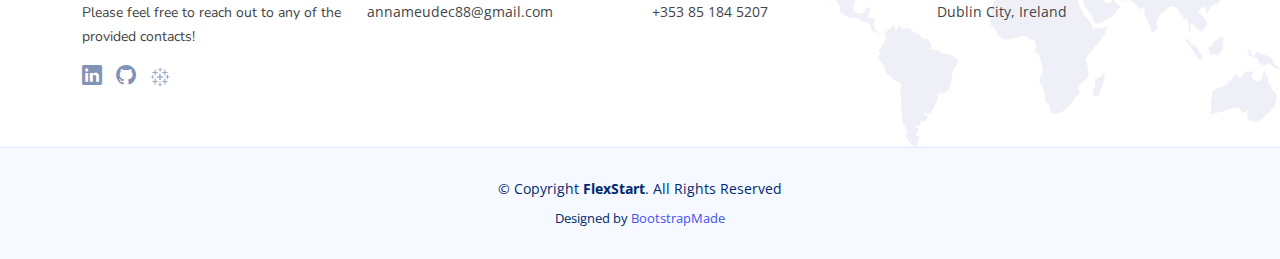
<file: hobbies.html>
<!DOCTYPE html>
<html lang="en">

<head>
  <meta charset="utf-8">
  <meta content="width=device-width, initial-scale=1.0" name="viewport">

  <title>Anna Meudec Portfolio - Hobbies</title>
  <meta content="" name="description">
  <meta content="" name="keywords">

  <!-- Favicons -->
  <link href="images/favicon/Favicon (32 x 32 px).png" rel="icon">
  <link href="images/favicon/Favicon (180 x 180 px).png" rel="apple-touch-icon">

  <!-- Google Fonts -->
  <link href="https://fonts.googleapis.com/css?family=Open+Sans:300,300i,400,400i,600,600i,700,700i|Nunito:300,300i,400,400i,600,600i,700,700i|Poppins:300,300i,400,400i,500,500i,600,600i,700,700i" rel="stylesheet">

  <!-- Vendor CSS Files -->
  <link href="assets/vendor/aos/aos.css" rel="stylesheet">
  <link href="assets/vendor/bootstrap/css/bootstrap.min.css" rel="stylesheet">
  <link href="assets/vendor/bootstrap-icons/bootstrap-icons.css" rel="stylesheet">
  <link href="assets/vendor/glightbox/css/glightbox.min.css" rel="stylesheet">
  <link href="assets/vendor/remixicon/remixicon.css" rel="stylesheet">
  <link href="assets/vendor/swiper/swiper-bundle.min.css" rel="stylesheet">

  <!-- Template Main CSS File -->
  <link href="assets/css/style.css" rel="stylesheet">

  <!-- =======================================================
  * Template Name: FlexStart
  * Template URL: https://bootstrapmade.com/flexstart-bootstrap-startup-template/
  * Updated: Mar 17 2024 with Bootstrap v5.3.3
  * Author: BootstrapMade.com
  * License: https://bootstrapmade.com/license/
  ======================================================== -->
</head>

<body>

  <!-- ======= Header ======= -->
  <header id="header" class="header fixed-top">
    <div class="container-fluid container-xl d-flex align-items-center justify-content-between">

      <a href="index.html" class="logo d-flex align-items-center">
        <img src="assets/img/logo.png" alt="">
        <span>Anna Meudec</span>
      </a>

      <nav id="navbar" class="navbar">
        <ul>
          <li><a class="nav-link scrollto" href="index.html">About Me</a></li>
          <li class="dropdown"><a href="#"><span>Portfolio</span> <i class="bi bi-chevron-down"></i></a>
            <ul>
              <li><a href="portfolio/airbnb-listings.html">Airbnb Listings Analysis</a></li>
              <li><a href="portfolio/airbnb-ml.html">Unsupervised ML for Airbnb</a></li>
              <li><a href="portfolio/netflix.html">Netflix TV Shows & Movies Analysis</a></li>
              <li><a href="portfolio/our-personal-data.html">Our Personal Data</a></li>
              <li><a href="portfolio/role-business-analytics.html">The Role of Business Analytics</a></li>
              <li><a href="portfolio/stats-regression.html">Statistical Tests & Linear Regression</a></li>
              <li><a href="portfolio/descriptive-stats.html">Descriptive Statistics</a></li>
            </ul>
          </li>
          <li class="dropdown"><a href="#"><span>Media</span> <i class="bi bi-chevron-down"></i></a>
            <ul>
              <li><a href="media/videos.html">Videos</a></li>
              <li><a href="media/links.html">Links</a></li>
              <li><a href="media/audio.html">Audio</a></li>
            </ul>
          </li>
          <li><a class="nav-link scrollto" href="blog.html">Blog</a></li>
          <li class="dropdown"><a href="#"><span>More About Me</span> <i class="bi bi-chevron-down"></i></a>
            <ul>
              <li><a href="hobbies.html">Hobbies</a></li>
              <li><a href="certifications.html">Certifications</a></li>
            </ul>
          </li>
          <li><a class="getstarted scrollto" href="#contact">Contact</a></li>
        </ul>
        <i class="bi bi-list mobile-nav-toggle"></i>
      </nav><!-- .navbar -->

    </div>
  </header><!-- End Header -->

  <main id="main">

    

    <!-- ======= Interior Design Section ======= -->
    <section id="about" class="about">

      <div class="container" data-aos="fade-up">

        <header class="section-header" style="margin-top: 50px;">
            <h2 style="margin-bottom: 20px;">Hobbies</h2>
            <h6>Here, you can learn a little more about what I get up to in my personal life!
            </h6>
        </header>
    

        <div class="row gx-0">

          <div class="col-lg-6 d-flex flex-column justify-content-center" data-aos="fade-up" data-aos-delay="200">
            <div class="content">
              <h2>Interior Design</h2>
              <p>
                One key area of interest of mine has always been a love for interior design. From a young age, I have always had a creative streak and a strong passion for art, DIY and re-designing rooms in my home. After years of watching design shows on television and creating mood boards for potential spaces, last summer, having saved up a “Creative Fund”, I decided to embark on my first big project. A space that hadn’t been changed since around the age of 13, I chose my childhood bedroom to become my muse for my project. As always, I began by creating a mood board, choosing an aesthetic and colour palette, and creating a mock-up layout for my future space. Once the planning was finalised and new furniture was chosen, the true task of clearing out the whole space in order for painting and furnishing began! While re-designing and doing DIY, I reflected on how “childhood me” would never believe that I was actually getting to work on my own space and make whatever choices I wished, with no one stopping me! </p>
            </div>
          </div>

          <div class="col-lg-6 d-flex align-items-center" data-aos="zoom-out" data-aos-delay="200">
            <img src="images/hobbies/Mood Board.png" class="img-fluid" alt="">
          </div>

          <div class="col-lg-6 d-flex align-items-center" data-aos="zoom-out" data-aos-delay="200">
            <img src="images/hobbies/Before & After pic of Room.png" class="img-fluid" alt="">
          </div>

          <div class="col-lg-6 d-flex flex-column justify-content-center" data-aos="fade-up" data-aos-delay="200">
            <div class="content">
              <p>
                After completing the project, I felt a massive sense of accomplishment, but I was also eagerly scouting out my next space to re-design. Alongside my before and after pictures on the left, I have also attached links to some of my favourite DIY and Design channels on YouTube. More recently, this summer, I will be moving to a new apartment, which will soon become my biggest project to date! I am so eager for the project ahead that I have already begun creating a mood board, which you can check out above!
              </p>
            </div>
          </div>

        </div>
      </div>

    </section><!-- End Interior Design Section -->

    <!-- ======= Counts Section ======= -->
    <section id="counts" class="counts">
        <div class="container" data-aos="fade-up">
  
          <div class="row gy-4" style="overflow: hidden; margin-bottom: 50px;">

                <div class="col-lg-3 col-md-6">
                    <a target="_blank" href="https://www.youtube.com/@lonefox">
                        <div class="count-box" style="margin-bottom: -99999px;
                        padding-bottom: 99999px;">
                            <i class="bi bi-youtube" style="color: #4254F1;"></i>
                            <div>
                                <h3>Lone Fox</h3>
                            </div>
                        </div>
                    </a>
                </div>
  
            <div class="col-lg-3 col-md-6">
                <a target="_blank" href="https://www.youtube.com/@TheLuxuryHomeShow">
              <div class="count-box" style="margin-bottom: -99999px;
              padding-bottom: 99999px;">
                <i class="bi bi-youtube" style="color: #4254F1;"></i>
                <div>
                  <h3>The Luxury Home Show</h3>
                </div>
              </div>
            </a>
            </div>
  
            <div class="col-lg-3 col-md-6">
                <a target="_blank" href="https://www.youtube.com/@designseedstudio/videos">
              <div class="count-box" style="margin-bottom: -99999px;
              padding-bottom: 99999px;">
                <i class="bi bi-youtube" style="color: #4254F1;"></i>
                <div>
                  <h3>Design Seed</h3>
                </div>
              </div>
            </a>
            </div>
  
            <div class="col-lg-3 col-md-6">
                <a target="_blank" href="https://www.youtube.com/@KristenMcGowan">
              <div class="count-box" style="margin-bottom: -99999px;
              padding-bottom: 99999px;">
                <i class="bi bi-youtube" style="color: #4254F1;"></i>
                <div>
                  <h3>Kristen McGowan</h3>
                </div>
              </div>
            </a>
            </div>
  
          </div>
  
        </div>
      </section><!-- End Counts Section -->

    <section id="about" class="about">

        <div class="container" data-aos="fade-up">
      
  
          <div class="row gx-0">

            <div class="col-lg-2 col-md-0 d-flex flex-column justify-content-center" data-aos="fade-up" data-aos-delay="200"></div>
  
            <div class="col-lg-8 d-flex flex-column justify-content-center" data-aos="fade-up" data-aos-delay="200">
              <div class="content">
                <h2>Cinema</h2>
                <p>
                    Another big hobby of mine is watching movies and going to the cinema, something I always got excited about once a month as a child. Despite this, over the years, I found myself watching fewer and fewer movies 
                    and instead just scrolling through reels or YouTube videos. However, my love for watching and analysing films was restored with abundant free time at home during the COVID-19 pandemic! This is something that, 
                    during my time studying at university, has given me a great sense of comfort whilst being away from home, a reason to get out of the house during busy weeks and also just a time to switch off and focus on 
                    something else.<br><br>
                    Until moving abroad and living in Spain for a year, I was never a huge fan of watching films in any other language but English. However, with a love for cinema and no other choice, I still went to the cinema 
                    every other week. Over the course of the year, I actually now prefer watching films in Spanish, as it immensely improved my listening skills and also my overall understanding of Spanish culture and lifestyle. 
                    With this, I switched from writing film critiques in English to writing them in Spanish in order to keep practising my Spanish written skills! Below, I have attached a link to 2 of my most in-depth film 
                    analysis, both written in Spanish.
                </p>
              </div>
            </div>
  
          </div>
        </div>
    </section>

    <!-- ======= Values Section ======= -->
    <section id="values" class="values">

        <div class="container" data-aos="fade-up">
  
          <div class="row">
  
            <div class="col-lg-6" data-aos="fade-up" data-aos-delay="200">
              <a href="images/hobbies/Desierto (Movie Review).pdf" target="_blank">  
              <div class="box">
                <img src="images/hobbies/Desierto (Movie Review)-1.png" class="img-fluid" alt="">
              </div>
            </a>
            </div>
  
            <div class="col-lg-6 mt-4 mt-lg-0" data-aos="fade-up" data-aos-delay="400">
              <a href="images/hobbies/El Método (Movie Review).pdf" target="_blank"> 
              <div class="box">
                <img src="images/hobbies/El Método (Movie Review)-1.png" class="img-fluid" alt="">
              </div>
                </a>
            </div>
  
          </div>
  
        </div>
  
      </section><!-- End Values Section -->

  </main><!-- End #main -->

  <!-- ======= Footer ======= -->
  <footer id="footer" class="footer">

    <div section id="contact" class="footer-top">
      <div class="container">
        <div class="row gy-4">
          <div class="col-lg-3 col-md-6 col-sm-12 footer-info">
            <a href="index.html" class="logo d-flex align-items-center">
              <img src="assets/img/logo.png" alt="">
              <span>Contact Me</span>
            </a>
            <p>Please feel free to reach out to any of the provided contacts!</p>
            <div class="social-links mt-3">
              <a target=”_blank” href="https://www.linkedin.com/in/anna-meudec-8b8215268/" class="linkedin"><i class="bi bi-linkedin"></i></a>
              <a target=”_blank” href="https://github.com/annameudec" class="github"><i class="bi bi-github"></i></a>
              <a target=”_blank” href="https://public.tableau.com/app/profile/anna.meudec/vizzes" class="cib-tableau">
                <svg xmlns="http://www.w3.org/2000/svg" width="1em" height="1em" viewBox="0 0 512 512"><path fill="currentColor" d="M242.69 340.3h26.62v-72.6h67v-25.82h-67v-72.6h-26.62v72.6h-66.15v25.82h66.15ZM119.26 445.18h22.59v-64.54h59.7v-20.17h-59.7v-65.34h-22.59v65.34h-59.7v20.17h59.7ZM370.15 212h22.59v-64.5h60.5v-19.37h-60.5V62.79h-22.59v65.34h-59.7v19.37h59.7ZM246.72 496h19.36v-46h41.15v-16.92h-41.15v-46h-19.36v46h-40.33V450h40.33ZM120.07 212h21v-65.31h60.51v-18.56H141V62.79h-21v65.34H59.56v18.56h60.51Zm315.65 96.84h19.36v-45.18H496v-17.74h-40.92v-45.18h-19.36v45.18h-40.33v17.74h40.33Z"/><path fill="currentColor" fill-rule="evenodd" d="M370.15 445.18h22.59v-64.54h60.5v-20.17h-60.5v-65.34h-22.59v65.34h-59.7v20.17h59.7Z"/><path fill="currentColor" d="M307 74.08V60.37h-40.34V16h-14.52v44.37h-40.33v13.71h40.33v44.37h14.52V74.08ZM56.11 305.61h14.52v-44.37H111v-13.71H70.63V204H56.11v43.56H16v14.52l40.11-.08Z"/></svg>
              </a>
            </div>
          </div>

          <div class="col-lg-3 col-md-6 col-sm-12 footer-contact text-center text-md-start">
            <h4>Email Address</h4>
            <p>annameudec88@gmail.com</p>
          </div>

          <div class="col-lg-3 col-md-6 col-sm-12 footer-contact text-center text-md-start">
            <h4>Phone</h4>
            <p>+353 85 184 5207</p>
          </div>

          <div class="col-lg-3 col-md-6 col-sm-12 footer-contact text-center text-md-start">
            <h4>Location</h4>
            <p>Dublin City, Ireland</p>
          </div>

        </div>
      </div>
    </div>

    <div class="container">
      <div class="copyright">
        &copy; Copyright <strong><span>FlexStart</span></strong>. All Rights Reserved
      </div>
      <div class="credits">
        <!-- All the links in the footer should remain intact. -->
        <!-- You can delete the links only if you purchased the pro version. -->
        <!-- Licensing information: https://bootstrapmade.com/license/ -->
        <!-- Purchase the pro version with working PHP/AJAX contact form: https://bootstrapmade.com/flexstart-bootstrap-startup-template/ -->
        Designed by <a href="https://bootstrapmade.com/">BootstrapMade</a>
      </div>
    </div>
  </footer><!-- End Footer -->

  <a href="#" class="back-to-top d-flex align-items-center justify-content-center"><i class="bi bi-arrow-up-short"></i></a>

  <!-- Vendor JS Files -->
  <script src="assets/vendor/purecounter/purecounter_vanilla.js"></script>
  <script src="assets/vendor/aos/aos.js"></script>
  <script src="assets/vendor/bootstrap/js/bootstrap.bundle.min.js"></script>
  <script src="assets/vendor/glightbox/js/glightbox.min.js"></script>
  <script src="assets/vendor/isotope-layout/isotope.pkgd.min.js"></script>
  <script src="assets/vendor/swiper/swiper-bundle.min.js"></script>
  <script src="assets/vendor/php-email-form/validate.js"></script>

  <!-- Template Main JS File -->
  <script src="assets/js/main.js"></script>

</body>

</html>
</file>
<file: assets/css/style.css>
/**
* Template Name: FlexStart
* Template URL: https://bootstrapmade.com/flexstart-bootstrap-startup-template/
* Updated: Mar 17 2024 with Bootstrap v5.3.3
* Author: BootstrapMade.com
* License: https://bootstrapmade.com/license/
*/

/*--------------------------------------------------------------
# General
--------------------------------------------------------------*/
:root {
  scroll-behavior: smooth;
}

body {
  font-family: "Open Sans", sans-serif;
  color: #444444;
}

a {
  color: #4154f1;
  text-decoration: none;
}

a:hover {
  color: #717ff5;
  text-decoration: none;
}

h1,
h2,
h3,
h4,
h5,
h6 {
  font-family: "Nunito", sans-serif;
}

/*--------------------------------------------------------------
# Sections
--------------------------------------------------------------*/
section {
  padding: 60px 0;
  overflow: hidden;
}

.section-header {
  text-align: center;
  padding-bottom: 40px;
}

.section-header h2 {
  font-size: 13px;
  letter-spacing: 1px;
  font-weight: 700;
  margin: 0;
  color: #4154f1;
}

.section-header p {
  margin: 10px 0 0 0;
  padding: 0;
  font-size: 38px;
  line-height: 42px;
  font-weight: 700;
  color: #012970;
}

@media (max-width: 768px) {
  .section-header p {
    font-size: 28px;
    line-height: 32px;
  }
}

/*--------------------------------------------------------------
# Breadcrumbs
--------------------------------------------------------------*/
.breadcrumbs {
  padding: 15px 0;
  background: #012970;
  min-height: 40px;
  margin-top: 82px;
  color: #fff;
}

@media (max-width: 992px) {
  .breadcrumbs {
    margin-top: 57px;
  }
}

.breadcrumbs h2 {
  font-size: 28px;
  font-weight: 500;
}

.breadcrumbs ol {
  display: flex;
  flex-wrap: wrap;
  list-style: none;
  padding: 0 0 10px 0;
  margin: 0;
  font-size: 14px;
}

.breadcrumbs ol a {
  color: #fff;
  transition: 0.3s;
}

.breadcrumbs ol a:hover {
  text-decoration: underline;
}

.breadcrumbs ol li+li {
  padding-left: 10px;
}

.breadcrumbs ol li+li::before {
  display: inline-block;
  padding-right: 10px;
  color: #8894f6;
  content: "/";
}

/*--------------------------------------------------------------
# Back to top button
--------------------------------------------------------------*/
.back-to-top {
  position: fixed;
  visibility: hidden;
  opacity: 0;
  right: 15px;
  bottom: 15px;
  z-index: 99999;
  background: #4154f1;
  width: 40px;
  height: 40px;
  border-radius: 4px;
  transition: all 0.4s;
}

.back-to-top i {
  font-size: 24px;
  color: #fff;
  line-height: 0;
}

.back-to-top:hover {
  background: #6776f4;
  color: #fff;
}

.back-to-top.active {
  visibility: visible;
  opacity: 1;
}

/*--------------------------------------------------------------
# Disable aos animation delay on mobile devices
--------------------------------------------------------------*/
@media screen and (max-width: 768px) {
  [data-aos-delay] {
    transition-delay: 0 !important;
  }
}

/*--------------------------------------------------------------
# Header
--------------------------------------------------------------*/
.header {
  transition: all 0.5s;
  z-index: 997;
  padding: 20px 0;
}

.header.header-scrolled {
  background: #fff;
  padding: 15px 0;
  box-shadow: 0px 2px 20px rgba(1, 41, 112, 0.1);
}

.header .logo {
  line-height: 0;
}

.header .logo img {
  max-height: 40px;
  margin-right: 6px;
}

.header .logo span {
  font-size: 30px;
  font-weight: 700;
  letter-spacing: 1px;
  color: #012970;
  font-family: "Nunito", sans-serif;
  margin-top: 3px;
}

/*--------------------------------------------------------------
# Navigation Menu
--------------------------------------------------------------*/
/**
* Desktop Navigation 
*/
.navbar {
  padding: 0;
}

.navbar ul {
  margin: 0;
  padding: 0;
  display: flex;
  list-style: none;
  align-items: center;
}

.navbar li {
  position: relative;
}

.navbar a,
.navbar a:focus {
  display: flex;
  align-items: center;
  justify-content: space-between;
  padding: 10px 0 10px 30px;
  font-family: "Nunito", sans-serif;
  font-size: 16px;
  font-weight: 700;
  color: #013289;
  white-space: nowrap;
  transition: 0.3s;
}

.navbar a i,
.navbar a:focus i {
  font-size: 12px;
  line-height: 0;
  margin-left: 5px;
}

.navbar a:hover,
.navbar .active,
.navbar .active:focus,
.navbar li:hover>a {
  color: #4154f1;
}

.navbar .getstarted,
.navbar .getstarted:focus {
  background: #4154f1;
  padding: 8px 20px;
  margin-left: 30px;
  border-radius: 4px;
  color: #fff;
}

.navbar .getstarted:hover,
.navbar .getstarted:focus:hover {
  color: #fff;
  background: #5969f3;
}

.navbar .dropdown ul {
  display: block;
  position: absolute;
  left: 14px;
  top: calc(100% + 30px);
  margin: 0;
  padding: 10px 0;
  z-index: 99;
  opacity: 0;
  visibility: hidden;
  background: #fff;
  box-shadow: 0px 0px 30px rgba(127, 137, 161, 0.25);
  transition: 0.3s;
  border-radius: 4px;
}

.navbar .dropdown ul li {
  min-width: 200px;
}

.navbar .dropdown ul a {
  padding: 10px 20px;
  font-size: 15px;
  text-transform: none;
  font-weight: 600;
}

.navbar .dropdown ul a i {
  font-size: 12px;
}

.navbar .dropdown ul a:hover,
.navbar .dropdown ul .active:hover,
.navbar .dropdown ul li:hover>a {
  color: #4154f1;
}

.navbar .dropdown:hover>ul {
  opacity: 1;
  top: 100%;
  visibility: visible;
}

.navbar .megamenu {
  position: static;
}

.navbar .megamenu ul {
  margin-top: 5px;
  right: 0;
  padding: 10px;
  display: flex;
}

.navbar .megamenu ul li {
  flex: 1;
}

.navbar .megamenu ul li a,
.navbar .megamenu ul li:hover>a {
  color: #013289;
}

.navbar .megamenu ul li a:hover,
.navbar .megamenu ul li .active,
.navbar .megamenu ul li .active:hover {
  color: #4154f1;
}

.navbar .dropdown .dropdown ul {
  top: 0;
  left: calc(100% - 30px);
  visibility: hidden;
}

.navbar .dropdown .dropdown:hover>ul {
  opacity: 1;
  top: 0;
  left: 100%;
  visibility: visible;
}

@media (max-width: 1366px) {
  .navbar .dropdown .dropdown ul {
    left: -90%;
  }

  .navbar .dropdown .dropdown:hover>ul {
    left: -100%;
  }
}

/**
* Mobile Navigation 
*/
.mobile-nav-toggle {
  color: #012970;
  font-size: 28px;
  cursor: pointer;
  display: none;
  line-height: 0;
  transition: 0.5s;
}

.mobile-nav-toggle.bi-x {
  color: #fff;
}

@media (max-width: 1200px) {
  .mobile-nav-toggle {
    display: block;
  }

  .navbar ul {
    display: none;
  }
}

.navbar-mobile {
  position: fixed;
  overflow: hidden;
  top: 0;
  right: 0;
  left: 0;
  bottom: 0;
  background: rgba(1, 22, 61, 0.9);
  transition: 0.3s;
}

.navbar-mobile .mobile-nav-toggle {
  position: absolute;
  top: 15px;
  right: 15px;
}

.navbar-mobile ul {
  display: block;
  position: absolute;
  top: 55px;
  right: 15px;
  bottom: 15px;
  left: 15px;
  padding: 10px 0;
  border-radius: 10px;
  background-color: #fff;
  overflow-y: auto;
  transition: 0.3s;
}

.navbar-mobile a,
.navbar-mobile a:focus {
  padding: 10px 20px;
  font-size: 15px;
  color: #012970;
}

.navbar-mobile a:hover,
.navbar-mobile .active,
.navbar-mobile li:hover>a {
  color: #4154f1;
}

.navbar-mobile .getstarted,
.navbar-mobile .getstarted:focus {
  margin: 15px;
}

.navbar-mobile .dropdown ul {
  position: static;
  display: none;
  margin: 10px 20px;
  padding: 10px 0;
  z-index: 99;
  opacity: 1;
  visibility: visible;
  background: #fff;
  box-shadow: 0px 0px 30px rgba(127, 137, 161, 0.25);
}

.navbar-mobile .dropdown ul li {
  min-width: 200px;
}

.navbar-mobile .dropdown ul a {
  padding: 10px 20px;
}

.navbar-mobile .dropdown ul a i {
  font-size: 12px;
}

.navbar-mobile .dropdown ul a:hover,
.navbar-mobile .dropdown ul .active:hover,
.navbar-mobile .dropdown ul li:hover>a {
  color: #4154f1;
}

.navbar-mobile .dropdown>.dropdown-active {
  display: block;
}

/*--------------------------------------------------------------
# Hero Section
--------------------------------------------------------------*/
.hero {
  width: 100%;
  height: 100vh;
  background: url(../img/hero-bg.png) top center no-repeat;
  background-size: cover;
}

.hero h1 {
  margin: 0;
  font-size: 48px;
  font-weight: 700;
  color: #012970;
}

.hero h2 {
  color: #444444;
  margin: 15px 0 0 0;
  font-size: 26px;
}

.hero .btn-get-started {
  margin-top: 30px;
  line-height: 0;
  padding: 15px 40px;
  border-radius: 4px;
  transition: 0.5s;
  color: #fff;
  background: #4154f1;
  box-shadow: 0px 5px 30px rgba(65, 84, 241, 0.4);
}

.hero .btn-get-started span {
  font-family: "Nunito", sans-serif;
  font-weight: 600;
  font-size: 16px;
  letter-spacing: 1px;
}

.hero .btn-get-started i {
  margin-left: 5px;
  font-size: 18px;
  transition: 0.3s;
}

.hero .btn-get-started:hover i {
  transform: translateX(5px);
}

.hero .hero-img {
  text-align: right;
}

@media (min-width: 1024px) {
  .hero {
    background-attachment: fixed;
  }
}

@media (max-width: 991px) {
  .hero {
    height: auto;
    padding: 120px 0 60px 0;
  }

  .hero .hero-img {
    text-align: center;
    margin-top: 80px;
  }

  .hero .hero-img img {
    width: 80%;
  }
}

@media (max-width: 768px) {
  .hero {
    text-align: center;
  }

  .hero h1 {
    font-size: 32px;
  }

  .hero h2 {
    font-size: 24px;
  }

  .hero .hero-img img {
    width: 100%;
  }
}

/*--------------------------------------------------------------
# Index Page
--------------------------------------------------------------*/
/*--------------------------------------------------------------
# About
--------------------------------------------------------------*/
.about .content {
  background-color: #f6f9ff;
  padding: 40px;
}

.about h3 {
  font-size: 14px;
  font-weight: 700;
  color: #4154f1;
  text-transform: uppercase;
}

.about h2 {
  font-size: 24px;
  font-weight: 700;
  color: #012970;
}

.about p {
  margin: 15px 0 30px 0;
  line-height: 24px;
}

.about .btn-read-more {
  line-height: 0;
  padding: 15px 40px;
  border-radius: 4px;
  transition: 0.5s;
  color: #fff;
  background: #4154f1;
  box-shadow: 0px 5px 25px rgba(65, 84, 241, 0.3);
}

.about .btn-read-more span {
  font-family: "Nunito", sans-serif;
  font-weight: 600;
  font-size: 16px;
  letter-spacing: 1px;
}

.about .btn-read-more i {
  margin-left: 5px;
  font-size: 18px;
  transition: 0.3s;
}

.about .btn-read-more:hover i {
  transform: translateX(5px);
}

/*--------------------------------------------------------------
# Values
--------------------------------------------------------------*/
.values .box {
  padding: 30px;
  box-shadow: 0px 0 5px rgba(1, 41, 112, 0.08);
  text-align: center;
  transition: 0.3s;
  height: 100%;
}

.values .box img {
  padding: 30px 50px;
  transition: 0.5s;
  transform: scale(1.1);
}

.values .box h3 {
  font-size: 24px;
  color: #012970;
  font-weight: 700;
  margin-bottom: 18px;
}

.values .box:hover {
  box-shadow: 0px 0 30px rgba(1, 41, 112, 0.08);
}

.values .box:hover img {
  transform: scale(1);
}

/*--------------------------------------------------------------
# Counts
--------------------------------------------------------------*/
.counts {
  padding: 70px 0 60px;
}

.counts .count-box {
  display: flex;
  align-items: center;
  /* vertical-align: middle; */
  padding: 30px;
  width: 100%;
  background: #fff;
  box-shadow: 0px 0 30px rgba(1, 41, 112, 0.08);
}

.counts .count-box i {
  font-size: 42px;
  line-height: 0;
  margin-right: 20px;
  color: #4154f1;
}

.counts .count-box span {
  font-size: 36px;
  display: block;
  font-weight: 600;
  color: #0b198f;
}

.counts .count-box p {
  padding: 0;
  margin: 0;
  font-family: "Nunito", sans-serif;
  font-size: 14px;
}

/*--------------------------------------------------------------
# Features
--------------------------------------------------------------*/
.features .feature-box {
  padding: 24px 20px;
  box-shadow: 0px 0 30px rgba(1, 41, 112, 0.08);
  transition: 0.3s;
  height: 100%;
}

.features .feature-box h3 {
  font-size: 18px;
  color: #012970;
  font-weight: 700;
  margin: 0;
}

.features .feature-box i {
  line-height: 0;
  background: #ecf3ff;
  padding: 4px;
  margin-right: 10px;
  font-size: 24px;
  border-radius: 3px;
  transition: 0.3s;
}

.features .feature-box:hover i {
  background: #4154f1;
  color: #fff;
}

.features .feture-tabs {
  margin-top: 120px;
}

.features .feture-tabs h3 {
  color: #012970;
  font-weight: 700;
  font-size: 32px;
  margin-bottom: 10px;
}

@media (max-width: 768px) {
  .features .feture-tabs h3 {
    font-size: 28px;
  }
}

.features .feture-tabs .nav-pills {
  border-bottom: 1px solid #eee;
}

.features .feture-tabs .nav-link {
  background: none;
  text-transform: uppercase;
  font-size: 15px;
  font-weight: 600;
  color: #012970;
  padding: 12px 0;
  margin-right: 25px;
  margin-bottom: -2px;
  border-radius: 0;
}

.features .feture-tabs .nav-link.active {
  color: #4154f1;
  border-bottom: 3px solid #4154f1;
}

.features .feture-tabs .tab-content h4 {
  font-size: 18px;
  margin: 0;
  font-weight: 700;
  color: #012970;
}

.features .feture-tabs .tab-content i {
  font-size: 24px;
  line-height: 0;
  margin-right: 8px;
  color: #4154f1;
}

.features .feature-icons {
  margin-top: 120px;
}

.features .feature-icons h3 {
  color: #012970;
  font-weight: 700;
  font-size: 32px;
  margin-bottom: 20px;
  text-align: center;
}

@media (max-width: 768px) {
  .features .feature-icons h3 {
    font-size: 28px;
  }
}

.features .feature-icons .content .icon-box {
  display: flex;
}

.features .feature-icons .content .icon-box h4 {
  font-size: 20px;
  font-weight: 700;
  margin: 0 0 10px 0;
  color: #012970;
}

.features .feature-icons .content .icon-box i {
  font-size: 44px;
  line-height: 44px;
  color: #0245bc;
  margin-right: 15px;
}

.features .feature-icons .content .icon-box p {
  font-size: 15px;
  color: #848484;
}

/*--------------------------------------------------------------
# Services
--------------------------------------------------------------*/
.services .service-box {
  box-shadow: 0px 0 30px rgba(1, 41, 112, 0.08);
  height: 100%;
  padding: 60px 30px;
  text-align: center;
  transition: 0.3s;
  border-radius: 5px;
}

.services .service-box .icon {
  font-size: 36px;
  padding: 40px 20px;
  border-radius: 4px;
  position: relative;
  margin-bottom: 25px;
  display: inline-block;
  line-height: 0;
  transition: 0.3s;
}

.services .service-box h3 {
  color: #444444;
  font-weight: 700;
}

.services h2 {
  font-size: 24px;
  font-weight: 700;
  color: #012970;
}

.services .service-box .read-more {
  display: inline-flex;
  align-items: center;
  justify-content: center;
  font-weight: 600;
  font-size: 16px;
  padding: 8px 20px;
}

.services .service-box .read-more i {
  line-height: 0;
  margin-left: 5px;
  font-size: 18px;
}

.services .service-box.blue {
  border-bottom: 3px solid #4254F1;
}

.services .service-box.blue .icon {
  color: #4254F1;
  background: #FFFFFF;
}

.services .service-box.blue .read-more {
  color: #4254F1;
}

.services .service-box.blue:hover {
  background: #4254F1;
}

.services .service-box.orange {
  border-bottom: 3px solid #7482FA;
}

.services .service-box.orange .icon {
  color: #7482FA;
  background: #FFFFFF;
}

.services .service-box.orange .read-more {
  color: #7482FA;
}

.services .service-box.orange:hover {
  background: #7482FA;
}

.services .service-box.green {
  border-bottom: 3px solid #AAB5EF;
}

.services .service-box.green .icon {
  color: #AAB5EF;
  background: #FFFFFF;
}

.services .service-box.green .read-more {
  color: #AAB5EF;
}

.services .service-box.green:hover {
  background: #AAB5EF;
}

.services .service-box.red {
  border-bottom: 3px solid #D3D7FC;
}

.services .service-box.red .icon {
  color: #D3D7FC;
  background: #FFFFFF;
}

.services .service-box.red .read-more {
  color: #D3D7FC;
}

.services .service-box.red:hover {
  background: #D3D7FC;
}

.services .service-box.purple {
  border-bottom: 3px solid #b50edf;
}

.services .service-box.purple .icon {
  color: #b50edf;
  background: #f8e4fd;
}

.services .service-box.purple .read-more {
  color: #b50edf;
}

.services .service-box.purple:hover {
  background: #b50edf;
}

.services .service-box.pink {
  border-bottom: 3px solid #f51f9c;
}

.services .service-box.pink .icon {
  color: #f51f9c;
  background: #feecf7;
}

.services .service-box.pink .read-more {
  color: #f51f9c;
}

.services .service-box.pink:hover {
  background: #f51f9c;
}

.services .service-box:hover h3,
.services .service-box:hover p,
.services .service-box:hover .read-more {
  color: #fff;
}

.services .service-box:hover .icon {
  background: #fff;
}

/*--------------------------------------------------------------
# Pricing
--------------------------------------------------------------*/
.pricing .box {
  padding: 40px 20px;
  background: #fff;
  text-align: center;
  box-shadow: 0px 0 30px rgba(1, 41, 112, 0.08);
  border-radius: 4px;
  position: relative;
  overflow: hidden;
  transition: 0.3s;
}

.pricing .box:hover {
  transform: scale(1.1);
  box-shadow: 0px 0 30px rgba(1, 41, 112, 0.1);
}

.pricing h3 {
  font-weight: 700;
  font-size: 18px;
  margin-bottom: 15px;
}

.pricing .price {
  font-size: 36px;
  color: #444444;
  font-weight: 600;
  font-family: "Poppins", sans-serif;
}

.pricing .price sup {
  font-size: 20px;
  top: -15px;
  left: -3px;
}

.pricing .price span {
  color: #bababa;
  font-size: 16px;
  font-weight: 300;
}

.pricing img {
  padding: 30px 40px;
}

.pricing ul {
  padding: 0;
  list-style: none;
  color: #444444;
  text-align: center;
  line-height: 26px;
  font-size: 16px;
  margin-bottom: 25px;
}

.pricing ul li {
  padding-bottom: 10px;
}

.pricing ul .na {
  color: #ccc;
  text-decoration: line-through;
}

.pricing .btn-buy {
  display: inline-block;
  padding: 8px 40px 10px 40px;
  border-radius: 50px;
  color: #4154f1;
  transition: none;
  font-size: 16px;
  font-weight: 400;
  font-family: "Nunito", sans-serif;
  font-weight: 600;
  transition: 0.3s;
  border: 1px solid #4154f1;
}

.pricing .btn-buy:hover {
  background: #4154f1;
  color: #fff;
}

.pricing .featured {
  width: 200px;
  position: absolute;
  top: 18px;
  right: -68px;
  transform: rotate(45deg);
  z-index: 1;
  font-size: 14px;
  padding: 1px 0 3px 0;
  background: #4154f1;
  color: #fff;
}

/*--------------------------------------------------------------
# F.A.Q
--------------------------------------------------------------*/
.faq .accordion-collapse {
  border: 0;
}

.faq .accordion-button {
  padding: 15px 15px 20px 0;
  font-weight: 600;
  border: 0;
  font-size: 18px;
  color: #444444;
  text-align: left;
}

.faq .accordion-button:focus {
  box-shadow: none;
}

.faq .accordion-button:not(.collapsed) {
  background: none;
  color: #4154f1;
  border-bottom: 0;
}

.faq .accordion-body {
  padding: 0 0 25px 0;
  border: 0;
}

/*--------------------------------------------------------------
# Portfolio
--------------------------------------------------------------*/
.portfolio #portfolio-flters {
  padding: 0;
  margin: 0 auto 25px auto;
  list-style: none;
  text-align: center;
  background: white;
  border-radius: 50px;
  padding: 2px 15px;
}

.portfolio #portfolio-flters li {
  cursor: pointer;
  display: inline-block;
  padding: 8px 20px 10px 20px;
  font-size: 15px;
  font-weight: 600;
  line-height: 1;
  color: #444444;
  margin: 0 4px 8px 4px;
  transition: 0.3s;
  border-radius: 50px;
  border: 1px solid #fff;
}

.portfolio h2 {
  font-size: 24px;
  font-weight: 700;
  color: #012970;
}

.portfolio #portfolio-flters li:hover,
.portfolio #portfolio-flters li.filter-active {
  color: #4154f1;
  border-color: #4154f1;
}

.portfolio #portfolio-flters li:last-child {
  margin-right: 0;
}

.portfolio .portfolio-wrap {
  transition: 0.3s;
  position: relative;
  overflow: hidden;
  z-index: 1;
  background: rgba(255, 255, 255, 0.75);
}

.portfolio .portfolio-wrap::before {
  content: "";
  background: rgba(255, 255, 255, 0.75);
  position: absolute;
  left: 30px;
  right: 30px;
  top: 30px;
  bottom: 30px;
  transition: all ease-in-out 0.3s;
  z-index: 2;
  opacity: 0;
}

.portfolio .portfolio-wrap img {
  transition: 1s;
}

.portfolio .portfolio-wrap embed {
  transition: 1s;
  min-height: 350px;
  max-width: 100%;    
  height: auto;
  overflow:hidden;
}

.portfolio .portfolio-wrap .portfolio-info {
  opacity: 0;
  position: absolute;
  top: 0;
  left: 0;
  right: 0;
  bottom: 0;
  text-align: center;
  z-index: 3;
  transition: all ease-in-out 0.3s;
  display: flex;
  flex-direction: column;
  justify-content: center;
  align-items: center;
}

.portfolio .portfolio-wrap .portfolio-info::before {
  display: block;
  content: "";
  width: 48px;
  height: 48px;
  position: absolute;
  top: 35px;
  left: 35px;
  border-top: 3px solid rgba(1, 41, 112, 0.2);
  border-left: 3px solid rgba(1, 41, 112, 0.2);
  transition: all 0.5s ease 0s;
  z-index: 9994;
}

.portfolio .portfolio-wrap .portfolio-info::after {
  display: block;
  content: "";
  width: 48px;
  height: 48px;
  position: absolute;
  bottom: 35px;
  right: 35px;
  border-bottom: 3px solid rgba(1, 41, 112, 0.2);
  border-right: 3px solid rgba(1, 41, 112, 0.2);
  transition: all 0.5s ease 0s;
  z-index: 9994;
}

.portfolio .portfolio-wrap .portfolio-info h4 {
  font-size: 20px;
  color: #012970;
  font-weight: 700;
}

.portfolio .portfolio-wrap .portfolio-info p {
  color: #012970;
  font-weight: 600;
  font-size: 14px;
  text-transform: uppercase;
  padding: 0;
  margin: 0;
}

.portfolio .portfolio-wrap .portfolio-links {
  text-align: center;
  z-index: 4;
}

.portfolio .portfolio-wrap .portfolio-links a {
  color: #fff;
  background: #4154f1;
  margin: 10px 2px;
  width: 36px;
  height: 36px;
  display: inline-flex;
  align-items: center;
  justify-content: center;
  border-radius: 50%;
  transition: 0.3s;
}



.portfolio .portfolio-wrap .portfolio-links a i {
  font-size: 24px;
  line-height: 0;
}

.portfolio .portfolio-wrap .portfolio-links a:hover {
  background: #5969f3;
}

.portfolio .portfolio-wrap:hover img {
  transform: scale(1.1);
}

.portfolio .portfolio-wrap:hover::before {
  top: 0;
  left: 0;
  right: 0;
  bottom: 0;
  opacity: 1;
}

.portfolio .portfolio-wrap:hover .portfolio-info {
  opacity: 1;
}

.portfolio .portfolio-wrap:hover .portfolio-info::before {
  top: 15px;
  left: 15px;
}

.portfolio .portfolio-wrap:hover .portfolio-info::after {
  bottom: 15px;
  right: 15px;
}

/*--------------------------------------------------------------
# Portfolio Details
--------------------------------------------------------------*/
.portfolio-details {
  padding-top: 40px;
}

.portfolio-details .portfolio-details-slider img {
  width: 100%;
}

.portfolio-details .portfolio-details-slider .swiper-pagination {
  margin-top: 20px;
  position: relative;
}

.portfolio-details .portfolio-details-slider .swiper-pagination .swiper-pagination-bullet {
  width: 12px;
  height: 12px;
  background-color: #fff;
  opacity: 1;
  border: 1px solid #4154f1;
}

.portfolio-details .portfolio-details-slider .swiper-pagination .swiper-pagination-bullet-active {
  background-color: #4154f1;
}

.portfolio-details .portfolio-info {
  padding: 30px;
  box-shadow: 0px 0 30px rgba(1, 41, 112, 0.08);
}

.portfolio-details .portfolio-info h3 {
  font-size: 22px;
  font-weight: 700;
  margin-bottom: 20px;
  padding-bottom: 20px;
  border-bottom: 1px solid #eee;
}

.portfolio-details .portfolio-info ul {
  list-style: none;
  padding: 0;
  font-size: 15px;
}

.portfolio-details .portfolio-info ul li+li {
  margin-top: 10px;
}

.portfolio-details .portfolio-description {
  padding-top: 30px;
}

.portfolio-details .portfolio-description h2 {
  font-size: 26px;
  font-weight: 700;
  margin-bottom: 20px;
}

.portfolio-details .portfolio-description p {
  padding: 0;
}

/*--------------------------------------------------------------
# Testimonials
--------------------------------------------------------------*/
.testimonials .testimonial-item {
  box-sizing: content-box;
  padding: 30px;
  margin: 40px 30px;
  box-shadow: 0px 0 20px rgba(1, 41, 112, 0.1);
  background: #fff;
  min-height: 320px;
  display: flex;
  flex-direction: column;
  text-align: center;
  transition: 0.3s;
}

.testimonials .testimonial-item .stars {
  margin-bottom: 15px;
}

.testimonials .testimonial-item .stars i {
  color: #ffc107;
  margin: 0 1px;
}

.testimonials .testimonial-item .testimonial-img {
  width: 90px;
  border-radius: 50%;
  border: 4px solid #fff;
  margin: 0 auto;
}

.testimonials .testimonial-item h3 {
  font-size: 18px;
  font-weight: bold;
  margin: 10px 0 5px 0;
  color: #111;
}

.testimonials .testimonial-item h4 {
  font-size: 14px;
  color: #999;
  margin: 0;
}

.testimonials .testimonial-item p {
  font-style: italic;
  margin: 0 auto 15px auto;
}

.testimonials .swiper-pagination {
  margin-top: 20px;
  position: relative;
}

.testimonials .swiper-pagination .swiper-pagination-bullet {
  width: 12px;
  height: 12px;
  background-color: #fff;
  opacity: 1;
  border: 1px solid #4154f1;
}

.testimonials .swiper-pagination .swiper-pagination-bullet-active {
  background-color: #4154f1;
}

.testimonials .swiper-slide {
  opacity: 0.3;
}

@media (max-width: 1199px) {
  .testimonials .swiper-slide-active {
    opacity: 1;
  }

  .testimonials .swiper-pagination {
    margin-top: 0;
  }
}

@media (min-width: 1200px) {
  .testimonials .swiper-slide-next {
    opacity: 1;
    transform: scale(1.12);
  }
}

/*--------------------------------------------------------------
# Team
--------------------------------------------------------------*/
.team {
  background: #fff;
  padding: 60px 0;
}

.team .member {
  overflow: hidden;
  text-align: center;
  border-radius: 5px;
  background: #fff;
  box-shadow: 0px 0 30px rgba(1, 41, 112, 0.08);
  transition: 0.3s;
}

.team .member .member-img {
  position: relative;
  overflow: hidden;
}

.team .member .member-img:after {
  position: absolute;
  content: "";
  left: 0;
  bottom: 0;
  height: 100%;
  width: 100%;
  background: url(../img/team-shape.svg) no-repeat center bottom;
  background-size: contain;
  z-index: 1;
}

.team .member .social {
  position: absolute;
  right: -100%;
  top: 30px;
  opacity: 0;
  border-radius: 4px;
  transition: 0.5s;
  background: rgba(255, 255, 255, 0.3);
  z-index: 2;
}

.team .member .social a {
  transition: color 0.3s;
  color: rgba(1, 41, 112, 0.5);
  margin: 15px 12px;
  display: block;
  line-height: 0;
  text-align: center;
}

.team .member .social a:hover {
  color: rgba(1, 41, 112, 0.8);
}

.team .member .social i {
  font-size: 18px;
}

.team .member .member-info {
  padding: 10px 15px 20px 15px;
}

.team .member .member-info h4 {
  font-weight: 700;
  margin-bottom: 5px;
  font-size: 20px;
  color: #012970;
}

.team .member .member-info span {
  display: block;
  font-size: 14px;
  font-weight: 400;
  color: #aaaaaa;
}

.team .member .member-info p {
  font-style: italic;
  font-size: 14px;
  padding-top: 15px;
  line-height: 26px;
  color: #5e5e5e;
}

.team .member:hover {
  transform: scale(1.08);
  box-shadow: 0px 0 30px rgba(1, 41, 112, 0.1);
}

.team .member:hover .social {
  right: 8px;
  opacity: 1;
}

/*--------------------------------------------------------------
# Clients
--------------------------------------------------------------*/
.clients .clients-slider .swiper-slide img {
  opacity: 0.5;
  transition: 0.3s;
}

.clients .clients-slider .swiper-slide img:hover {
  opacity: 1;
}

.clients .clients-slider .swiper-pagination {
  margin-top: 20px;
  position: relative;
}

.clients .clients-slider .swiper-pagination .swiper-pagination-bullet {
  width: 12px;
  height: 12px;
  background-color: #fff;
  opacity: 1;
  border: 1px solid #4154f1;
}

.clients .clients-slider .swiper-pagination .swiper-pagination-bullet-active {
  background-color: #4154f1;
}

.clients h2 {
  font-size: 24px;
  font-weight: 700;
  color: #012970;
}

/*--------------------------------------------------------------
# Recent Blog Posts
--------------------------------------------------------------*/
.recent-blog-posts .post-box {
  box-shadow: 0px 0 30px rgba(1, 41, 112, 0.08);
  transition: 0.3s;
  height: 100%;
  overflow: hidden;
  padding: 30px;
  border-radius: 8px;
  position: relative;
  display: flex;
  flex-direction: column;
}

.recent-blog-posts .post-box .post-img {
  overflow: hidden;
  margin: -30px -30px 15px -30px;
  position: relative;
}

.recent-blog-posts .post-box .post-img img {
  transition: 0.5s;
}

.recent-blog-posts .post-box .post-date {
  font-size: 16px;
  font-weight: 600;
  color: rgba(1, 41, 112, 0.6);
  display: block;
  margin-bottom: 10px;
}

.recent-blog-posts .post-box .post-title {
  font-size: 24px;
  color: #012970;
  font-weight: 700;
  margin-bottom: 18px;
  position: relative;
  transition: 0.3s;
}

.recent-blog-posts .post-box .readmore {
  display: flex;
  align-items: center;
  font-weight: 600;
  line-height: 1;
  transition: 0.3s;
}

.recent-blog-posts h2 {
  font-size: 24px;
  font-weight: 700;
  color: #012970;
}

.recent-blog-posts .post-box .readmore i {
  line-height: 0;
  margin-left: 4px;
  font-size: 18px;
}

.recent-blog-posts .post-box:hover .post-title {
  color: #4154f1;
}

.recent-blog-posts .post-box:hover .post-img img {
  transform: rotate(6deg) scale(1.2);
}

/*--------------------------------------------------------------
# Contact
--------------------------------------------------------------*/
.contact .info-box {
  color: #444444;
  background: #fafbff;
  padding: 30px;
}

.contact .info-box i {
  font-size: 38px;
  line-height: 0;
  color: #4154f1;
}

.contact .info-box h3 {
  font-size: 20px;
  color: #012970;
  font-weight: 700;
  margin: 20px 0 10px 0;
}

.contact .info-box p {
  padding: 0;
  line-height: 24px;
  font-size: 14px;
  margin-bottom: 0;
}

.contact .php-email-form {
  background: #fafbff;
  padding: 30px;
  height: 100%;
}

.contact .php-email-form .error-message {
  display: none;
  color: #fff;
  background: #ed3c0d;
  text-align: left;
  padding: 15px;
  margin-bottom: 24px;
  font-weight: 600;
}

.contact .php-email-form .sent-message {
  display: none;
  color: #fff;
  background: #18d26e;
  text-align: center;
  padding: 15px;
  margin-bottom: 24px;
  font-weight: 600;
}

.contact .php-email-form .loading {
  display: none;
  background: #fff;
  text-align: center;
  padding: 15px;
  margin-bottom: 24px;
}

.contact .php-email-form .loading:before {
  content: "";
  display: inline-block;
  border-radius: 50%;
  width: 24px;
  height: 24px;
  margin: 0 10px -6px 0;
  border: 3px solid #18d26e;
  border-top-color: #eee;
  animation: animate-loading 1s linear infinite;
}

.contact .php-email-form input,
.contact .php-email-form textarea {
  border-radius: 0;
  box-shadow: none;
  font-size: 14px;
  border-radius: 0;
}

.contact .php-email-form input:focus,
.contact .php-email-form textarea:focus {
  border-color: #4154f1;
}

.contact .php-email-form input[type=text],
.contact .php-email-form input[type=email] {
  padding: 10px 15px;
}

.contact .php-email-form textarea {
  padding: 12px 15px;
}

.contact .php-email-form button[type=submit] {
  background: #4154f1;
  border: 0;
  padding: 10px 30px;
  color: #fff;
  transition: 0.4s;
  border-radius: 4px;
}

.contact .php-email-form button[type=submit]:hover {
  background: #5969f3;
}

@keyframes animate-loading {
  0% {
    transform: rotate(0deg);
  }

  100% {
    transform: rotate(360deg);
  }
}

/*--------------------------------------------------------------
# Blog
--------------------------------------------------------------*/
.blog {
  padding: 40px 0 20px 0;
}

.blog .entry {
  padding: 30px;
  margin-bottom: 60px;
  box-shadow: 0 4px 16px rgba(0, 0, 0, 0.1);
}

.blog .entry .entry-img {
  max-height: 440px;
  margin: -30px -30px 20px -30px;
  overflow: hidden;
}

.blog .entry .entry-title {
  font-size: 28px;
  font-weight: bold;
  padding: 0;
  margin: 0 0 20px 0;
}

.blog .entry .entry-title a {
  color: #012970;
  transition: 0.3s;
}

.blog .entry .entry-title a:hover {
  color: #4154f1;
}

.blog .entry .entry-meta {
  margin-bottom: 15px;
  color: #4084fd;
}

.blog .entry .entry-meta ul {
  display: flex;
  flex-wrap: wrap;
  list-style: none;
  align-items: center;
  padding: 0;
  margin: 0;
}

.blog .entry .entry-meta ul li+li {
  padding-left: 20px;
}

.blog .entry .entry-meta i {
  font-size: 16px;
  margin-right: 8px;
  line-height: 0;
}

.blog .entry .entry-meta a {
  color: #777777;
  font-size: 14px;
  display: inline-block;
  line-height: 1;
}

.blog .entry .entry-content p {
  line-height: 24px;
}

.blog .entry .entry-content .read-more {
  -moz-text-align-last: right;
  text-align-last: right;
}

.blog .entry .entry-content .read-more a {
  display: inline-block;
  background: #4154f1;
  color: #fff;
  padding: 6px 20px;
  transition: 0.3s;
  font-size: 14px;
  border-radius: 4px;
}

.blog .entry .entry-content .read-more a:hover {
  background: #5969f3;
}

.blog .entry .entry-content h3 {
  font-size: 22px;
  margin-top: 30px;
  font-weight: bold;
}

.blog .entry .entry-content blockquote {
  overflow: hidden;
  background-color: #fafafa;
  padding: 60px;
  position: relative;
  text-align: center;
  margin: 20px 0;
}

.blog .entry .entry-content blockquote p {
  color: #444444;
  line-height: 1.6;
  margin-bottom: 0;
  font-style: italic;
  font-weight: 500;
  font-size: 22px;
}

.blog .entry .entry-content blockquote::after {
  content: "";
  position: absolute;
  left: 0;
  top: 0;
  bottom: 0;
  width: 3px;
  background-color: #012970;
  margin-top: 20px;
  margin-bottom: 20px;
}

.blog .entry .entry-footer {
  padding-top: 10px;
  border-top: 1px solid #e6e6e6;
}

.blog .entry .entry-footer i {
  color: #0d64fd;
  display: inline;
}

.blog .entry .entry-footer a {
  color: #013289;
  transition: 0.3s;
}

.blog .entry .entry-footer a:hover {
  color: #4154f1;
}

.blog .entry .entry-footer .cats {
  list-style: none;
  display: inline;
  padding: 0 20px 0 0;
  font-size: 14px;
}

.blog .entry .entry-footer .cats li {
  display: inline-block;
}

.blog .entry .entry-footer .tags {
  list-style: none;
  display: inline;
  padding: 0;
  font-size: 14px;
}

.blog .entry .entry-footer .tags li {
  display: inline-block;
}

.blog .entry .entry-footer .tags li+li::before {
  padding-right: 6px;
  color: #6c757d;
  content: ",";
}

.blog .entry .entry-footer .share {
  font-size: 16px;
}

.blog .entry .entry-footer .share i {
  padding-left: 5px;
}

.blog .entry-single {
  margin-bottom: 30px;
}

.blog .blog-author {
  padding: 20px;
  margin-bottom: 30px;
  box-shadow: 0 4px 16px rgba(0, 0, 0, 0.1);
}

.blog .blog-author img {
  width: 120px;
  margin-right: 20px;
}

.blog .blog-author h4 {
  font-weight: 600;
  font-size: 22px;
  margin-bottom: 0px;
  padding: 0;
  color: #012970;
}

.blog .blog-author .social-links {
  margin: 0 10px 10px 0;
}

.blog .blog-author .social-links a {
  color: rgba(1, 41, 112, 0.5);
  margin-right: 5px;
}

.blog .blog-author p {
  font-style: italic;
  color: #b7b7b7;
}

.blog .blog-comments {
  margin-bottom: 30px;
}

.blog .blog-comments .comments-count {
  font-weight: bold;
}

.blog .blog-comments .comment {
  margin-top: 30px;
  position: relative;
}

.blog .blog-comments .comment .comment-img {
  margin-right: 14px;
}

.blog .blog-comments .comment .comment-img img {
  width: 60px;
}

.blog .blog-comments .comment h5 {
  font-size: 16px;
  margin-bottom: 2px;
}

.blog .blog-comments .comment h5 a {
  font-weight: bold;
  color: #444444;
  transition: 0.3s;
}

.blog .blog-comments .comment h5 a:hover {
  color: #4154f1;
}

.blog .blog-comments .comment h5 .reply {
  padding-left: 10px;
  color: #012970;
}

.blog .blog-comments .comment h5 .reply i {
  font-size: 20px;
}

.blog .blog-comments .comment time {
  display: block;
  font-size: 14px;
  color: #013ca3;
  margin-bottom: 5px;
}

.blog .blog-comments .comment.comment-reply {
  padding-left: 40px;
}

.blog .blog-comments .reply-form {
  margin-top: 30px;
  padding: 30px;
  box-shadow: 0 4px 16px rgba(0, 0, 0, 0.1);
}

.blog .blog-comments .reply-form h4 {
  font-weight: bold;
  font-size: 22px;
}

.blog .blog-comments .reply-form p {
  font-size: 14px;
}

.blog .blog-comments .reply-form input {
  border-radius: 4px;
  padding: 10px 10px;
  font-size: 14px;
}

.blog .blog-comments .reply-form input:focus {
  box-shadow: none;
  border-color: #a0aaf8;
}

.blog .blog-comments .reply-form textarea {
  border-radius: 4px;
  padding: 10px 10px;
  font-size: 14px;
}

.blog .blog-comments .reply-form textarea:focus {
  box-shadow: none;
  border-color: #a0aaf8;
}

.blog .blog-comments .reply-form .form-group {
  margin-bottom: 25px;
}

.blog .blog-comments .reply-form .btn-primary {
  border-radius: 4px;
  padding: 10px 20px;
  border: 0;
  background-color: #012970;
}

.blog .blog-comments .reply-form .btn-primary:hover {
  background-color: #013289;
}

.blog .blog-pagination {
  color: #024ed5;
}

.blog .blog-pagination ul {
  display: flex;
  padding: 0;
  margin: 0;
  list-style: none;
}

.blog .blog-pagination li {
  margin: 0 5px;
  transition: 0.3s;
}

.blog .blog-pagination li a {
  color: #012970;
  padding: 7px 16px;
  display: flex;
  align-items: center;
  justify-content: center;
}

.blog .blog-pagination li.active,
.blog .blog-pagination li:hover {
  background: #4154f1;
}

.blog .blog-pagination li.active a,
.blog .blog-pagination li:hover a {
  color: #fff;
}

.blog .sidebar {
  padding: 30px;
  margin: 0 0 60px 20px;
  box-shadow: 0 4px 16px rgba(0, 0, 0, 0.1);
}

.blog .sidebar .sidebar-title {
  font-size: 20px;
  font-weight: 700;
  padding: 0 0 0 0;
  margin: 0 0 15px 0;
  color: #012970;
  position: relative;
}

.blog .sidebar .sidebar-item {
  margin-bottom: 30px;
}

.blog .sidebar .search-form form {
  background: #fff;
  border: 1px solid #ddd;
  padding: 3px 10px;
  position: relative;
}

.blog .sidebar .search-form form input[type=text] {
  border: 0;
  padding: 4px;
  border-radius: 4px;
  width: calc(100% - 40px);
}

.blog .sidebar .search-form form button {
  position: absolute;
  top: 0;
  right: 0;
  bottom: 0;
  border: 0;
  background: none;
  font-size: 16px;
  padding: 0 15px;
  margin: -1px;
  background: #4154f1;
  color: #fff;
  transition: 0.3s;
  border-radius: 0 4px 4px 0;
  line-height: 0;
}

.blog .sidebar .search-form form button i {
  line-height: 0;
}

.blog .sidebar .search-form form button:hover {
  background: #5465f2;
}

.blog .sidebar .categories ul {
  list-style: none;
  padding: 0;
}

.blog .sidebar .categories ul li+li {
  padding-top: 10px;
}

.blog .sidebar .categories ul a {
  color: #012970;
  transition: 0.3s;
}

.blog .sidebar .categories ul a:hover {
  color: #4154f1;
}

.blog .sidebar .categories ul a span {
  padding-left: 5px;
  color: #aaaaaa;
  font-size: 14px;
}

.blog .sidebar .recent-posts .post-item+.post-item {
  margin-top: 15px;
}

.blog .sidebar .recent-posts img {
  width: 80px;
  float: left;
}

.blog .sidebar .recent-posts h4 {
  font-size: 15px;
  margin-left: 95px;
  font-weight: bold;
}

.blog .sidebar .recent-posts h4 a {
  color: #012970;
  transition: 0.3s;
}

.blog .sidebar .recent-posts h4 a:hover {
  color: #4154f1;
}

.blog .sidebar .recent-posts time {
  display: block;
  margin-left: 95px;
  font-style: italic;
  font-size: 14px;
  color: #aaaaaa;
}

.blog .sidebar .tags {
  margin-bottom: -10px;
}

.blog .sidebar .tags ul {
  list-style: none;
  padding: 0;
}

.blog .sidebar .tags ul li {
  display: inline-block;
}

.blog .sidebar .tags ul a {
  color: #0257ee;
  font-size: 14px;
  padding: 6px 14px;
  margin: 0 6px 8px 0;
  border: 1px solid #d7e6ff;
  display: inline-block;
  transition: 0.3s;
}

.blog .sidebar .tags ul a:hover {
  color: #fff;
  border: 1px solid #4154f1;
  background: #4154f1;
}

.blog .sidebar .tags ul a span {
  padding-left: 5px;
  color: #a5c5fe;
  font-size: 14px;
}

/*--------------------------------------------------------------
# Footer
--------------------------------------------------------------*/
.footer {
  background: #f6f9ff;
  padding: 0 0 30px 0;
  font-size: 14px;
}

.footer .footer-newsletter {
  padding: 50px 0;
  background: #f6f9ff;
  border-top: 1px solid #e1ecff;
}

.footer .footer-newsletter h4 {
  font-size: 24px;
  margin: 0 0 10px 0;
  padding: 0;
  line-height: 1;
  font-weight: 700;
  color: #012970;
}

.footer .footer-newsletter form {
  margin-top: 20px;
  background: #fff;
  padding: 6px 10px;
  position: relative;
  border-radius: 4px;
  border: 1px solid #e1ecff;
}

.footer .footer-newsletter form input[type=email] {
  border: 0;
  padding: 8px;
  width: calc(100% - 140px);
}

.footer .footer-newsletter form input[type=submit] {
  position: absolute;
  top: 0;
  right: 0;
  bottom: 0;
  border: 0;
  background: none;
  font-size: 16px;
  padding: 0 30px;
  margin: 3px;
  background: #4154f1;
  color: #fff;
  transition: 0.3s;
  border-radius: 4px;
}

.footer .footer-newsletter form input[type=submit]:hover {
  background: #5969f3;
}

.footer .footer-top {
  background: white url(../img/footer-bg.png) no-repeat right top;
  background-size: contain;
  border-top: 1px solid #e1ecff;
  border-bottom: 1px solid #e1ecff;
  padding: 60px 0 30px 0;
}

@media (max-width: 992px) {
  .footer .footer-top {
    background-position: center bottom;
  }
}

.footer .footer-top .footer-info {
  margin-bottom: 30px;
}

.footer .footer-top .footer-info .logo {
  line-height: 0;
  margin-bottom: 15px;
}

.footer .footer-top .footer-info .logo img {
  max-height: 40px;
  margin-right: 6px;
}

.footer .footer-top .footer-info .logo span {
  font-size: 30px;
  font-weight: 700;
  letter-spacing: 1px;
  color: #012970;
  font-family: "Nunito", sans-serif;
  margin-top: 3px;
}

.footer .footer-top .footer-info p {
  font-size: 14px;
  line-height: 24px;
  margin-bottom: 0;
  font-family: "Nunito", sans-serif;
}

.footer .footer-top .social-links a {
  font-size: 20px;
  display: inline-block;
  color: rgba(1, 41, 112, 0.5);
  line-height: 0;
  margin-right: 10px;
  transition: 0.3s;
}

.footer .footer-top .social-links a:hover {
  color: #012970;
}

.footer .footer-top h4 {
  font-size: 16px;
  font-weight: bold;
  color: #012970;
  text-transform: uppercase;
  position: relative;
  padding-bottom: 12px;
}

.footer .footer-top .footer-links {
  margin-bottom: 30px;
}

.footer .footer-top .footer-links ul {
  list-style: none;
  padding: 0;
  margin: 0;
}

.footer .footer-top .footer-links ul i {
  padding-right: 2px;
  color: #d0d4fc;
  font-size: 12px;
  line-height: 0;
}

.footer .footer-top .footer-links ul li {
  padding: 10px 0;
  display: flex;
  align-items: center;
}

.footer .footer-top .footer-links ul li:first-child {
  padding-top: 0;
}

.footer .footer-top .footer-links ul a {
  color: #013289;
  transition: 0.3s;
  display: inline-block;
  line-height: 1;
}

.footer .footer-top .footer-links ul a:hover {
  color: #4154f1;
}

.footer .footer-top .footer-contact p {
  line-height: 26px;
}

.footer .copyright {
  text-align: center;
  padding-top: 30px;
  color: #012970;
}

.footer .credits {
  padding-top: 10px;
  text-align: center;
  font-size: 13px;
  color: #012970;
}

#myIframe
{
    position: relative;
    /* height: 100%; */
    width: 100%; 
}

#myCerts
{
    position: relative;
    height: 100%;
    width: 100%;
    max-height: 100%; 
}
</file>
